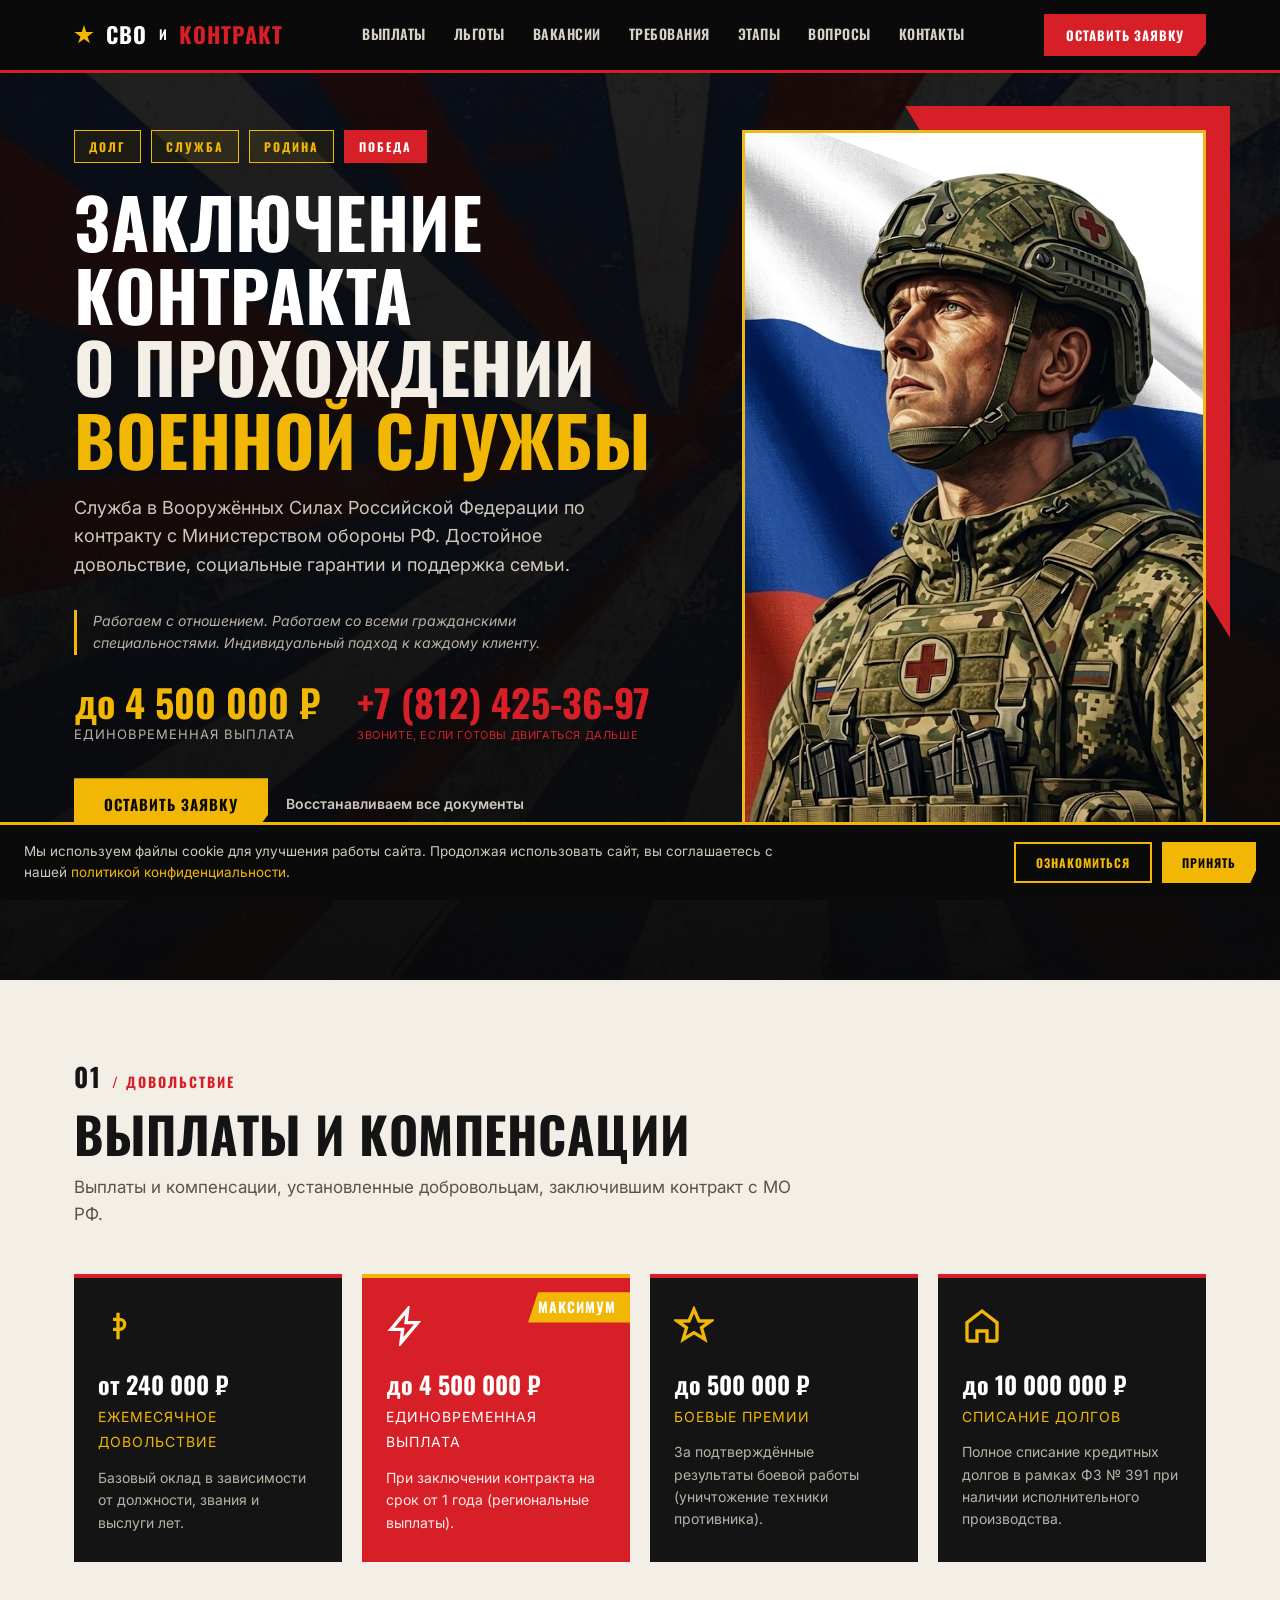
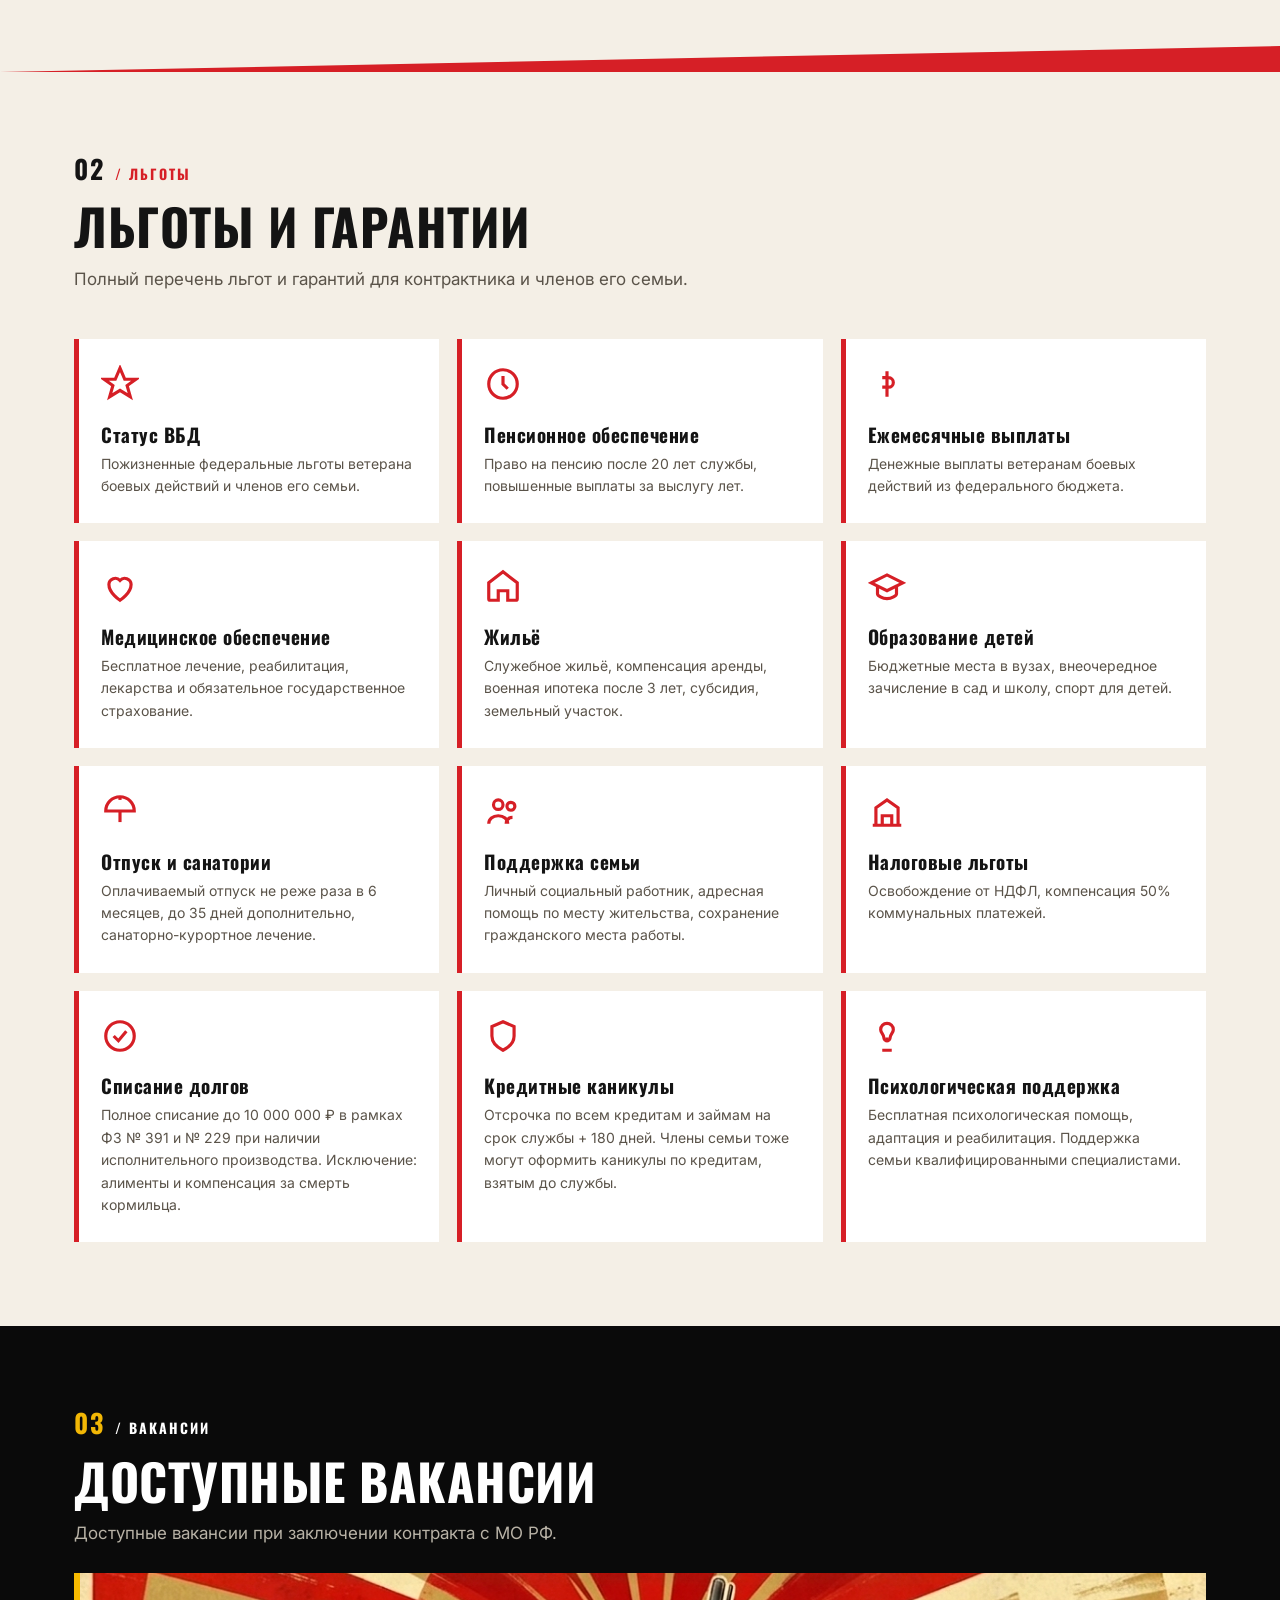
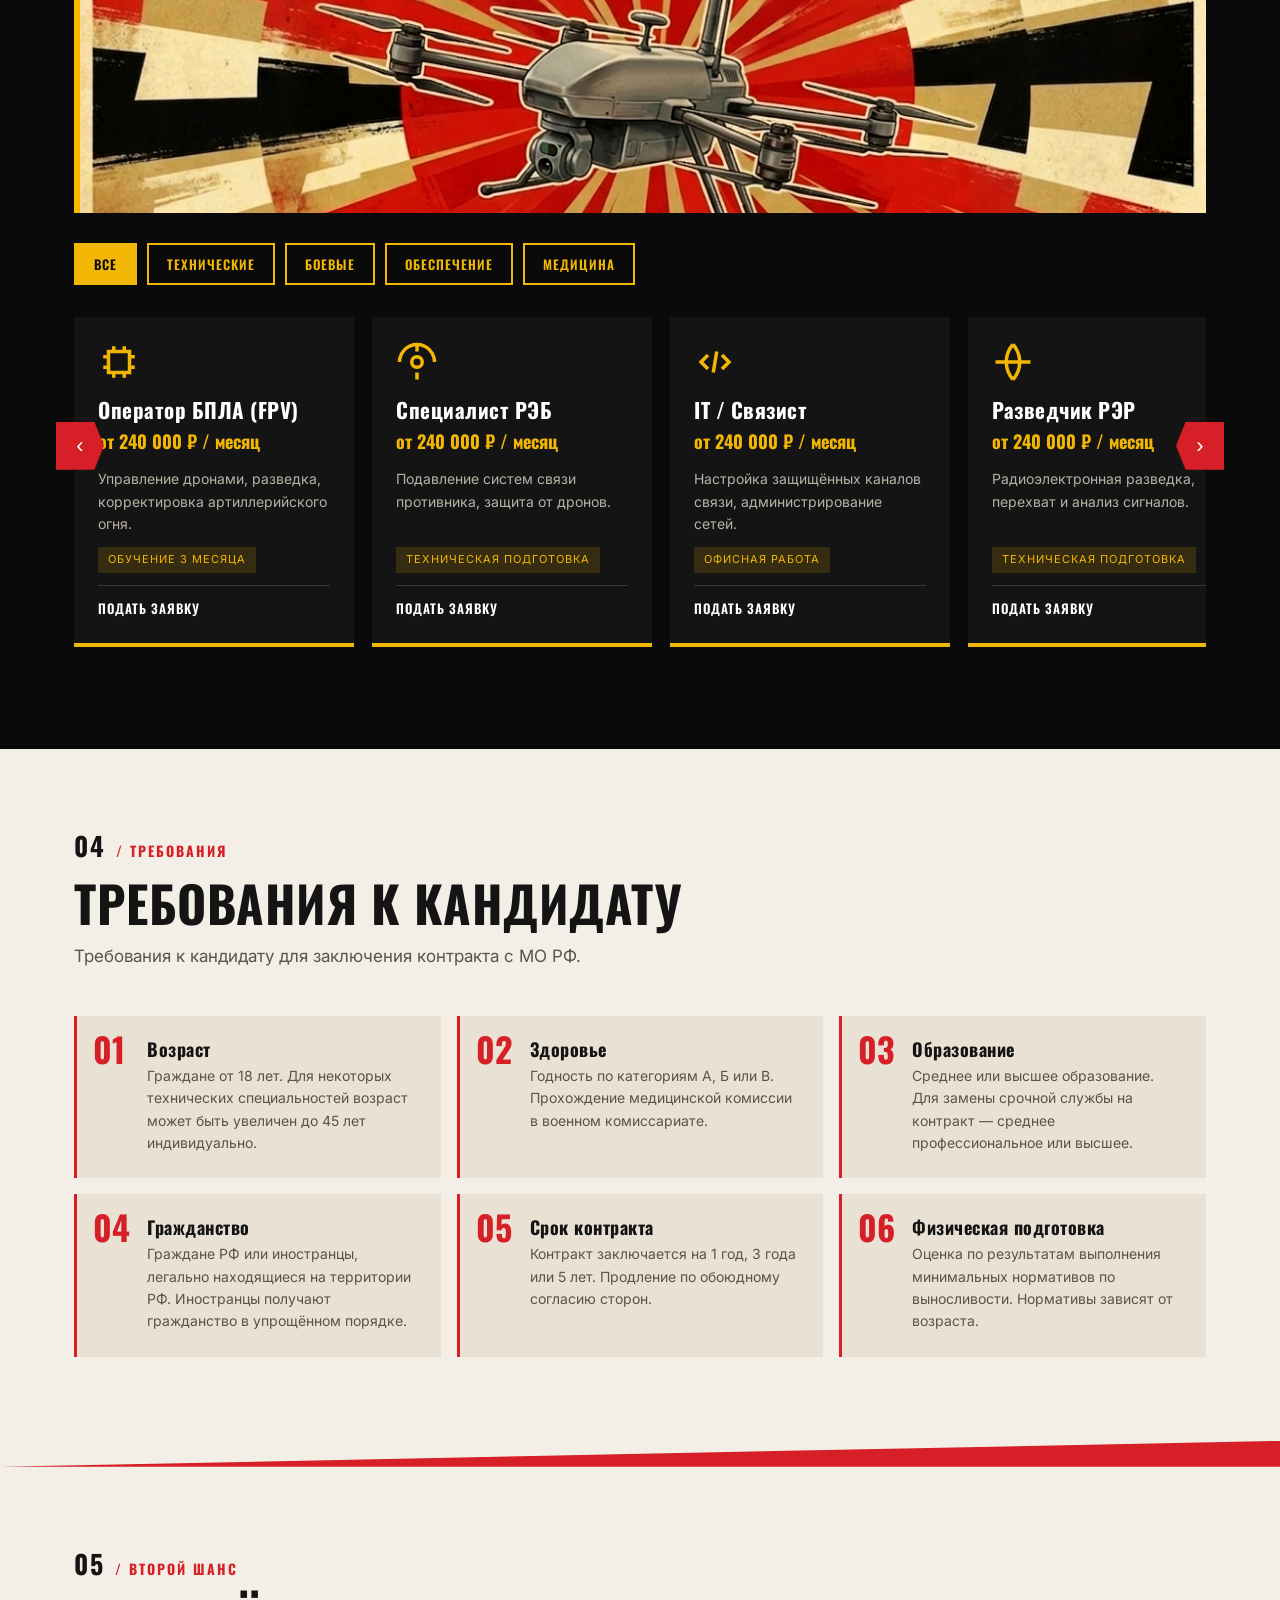
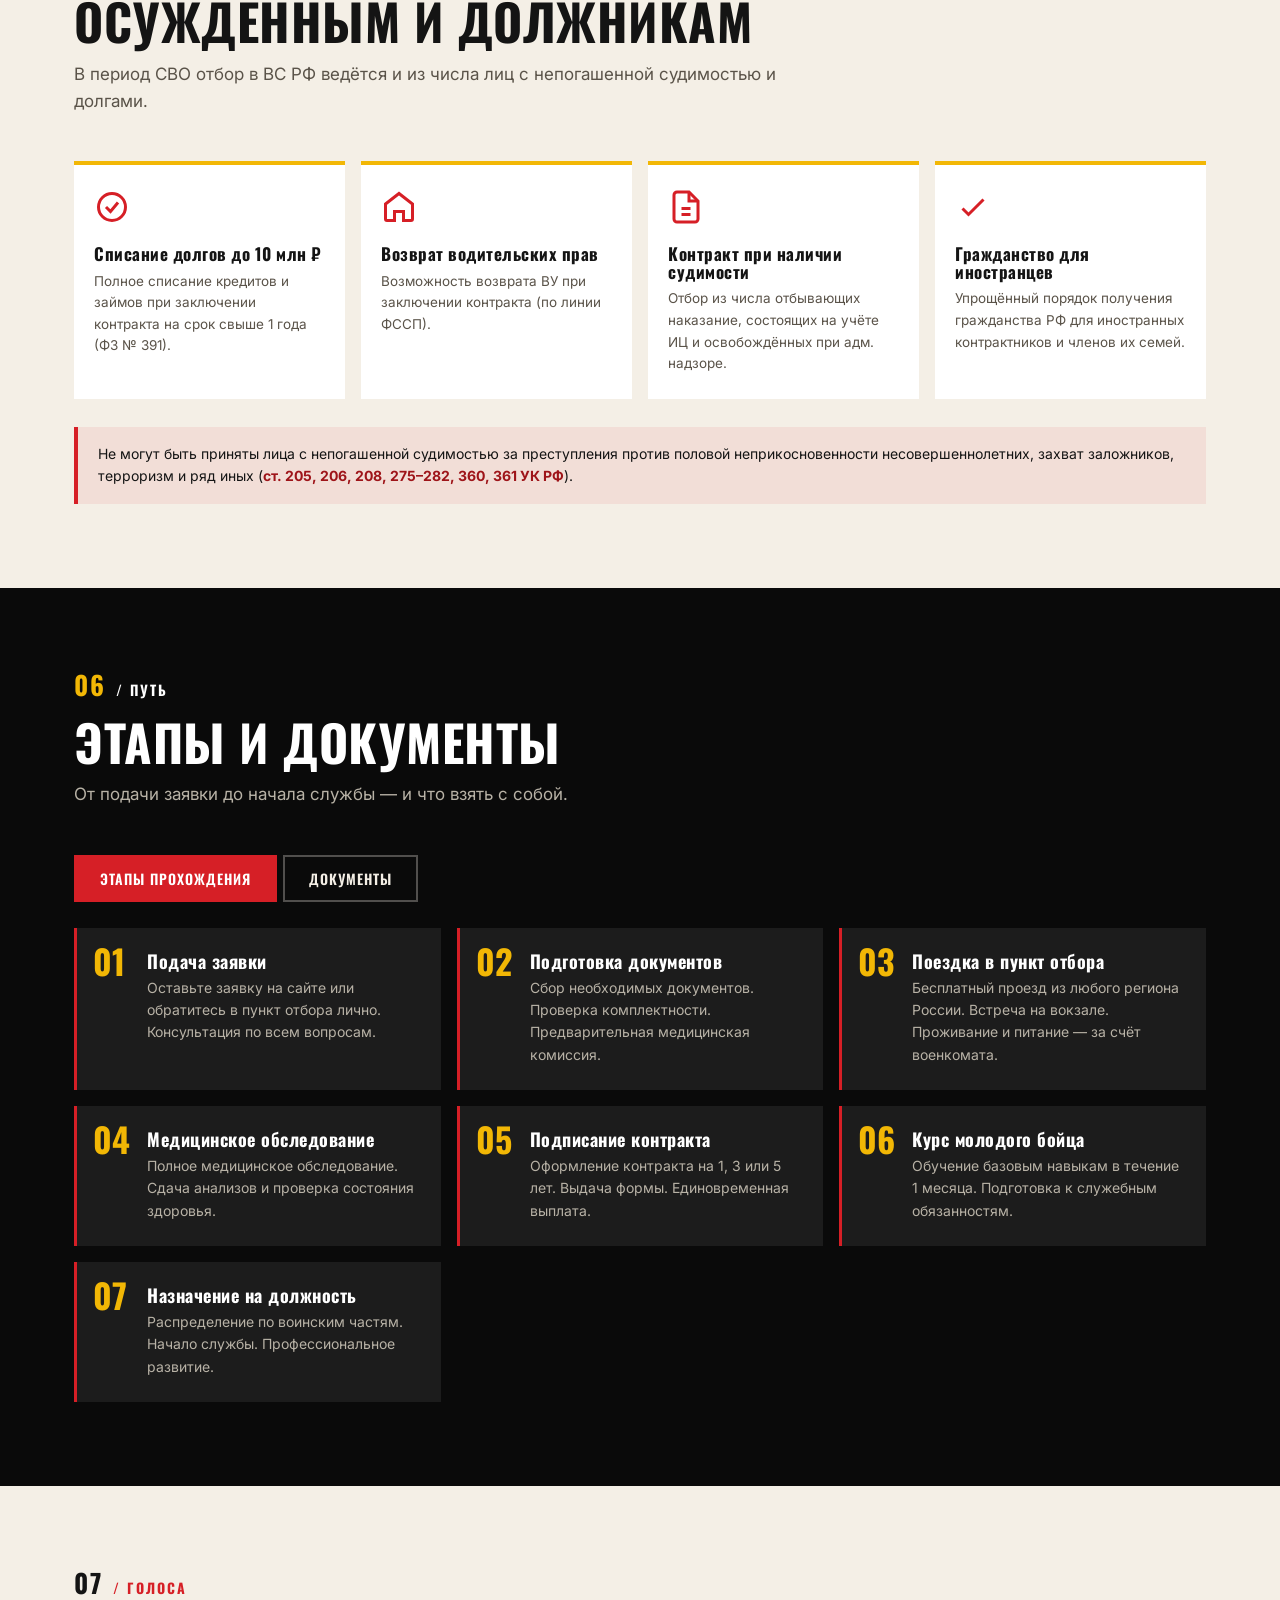
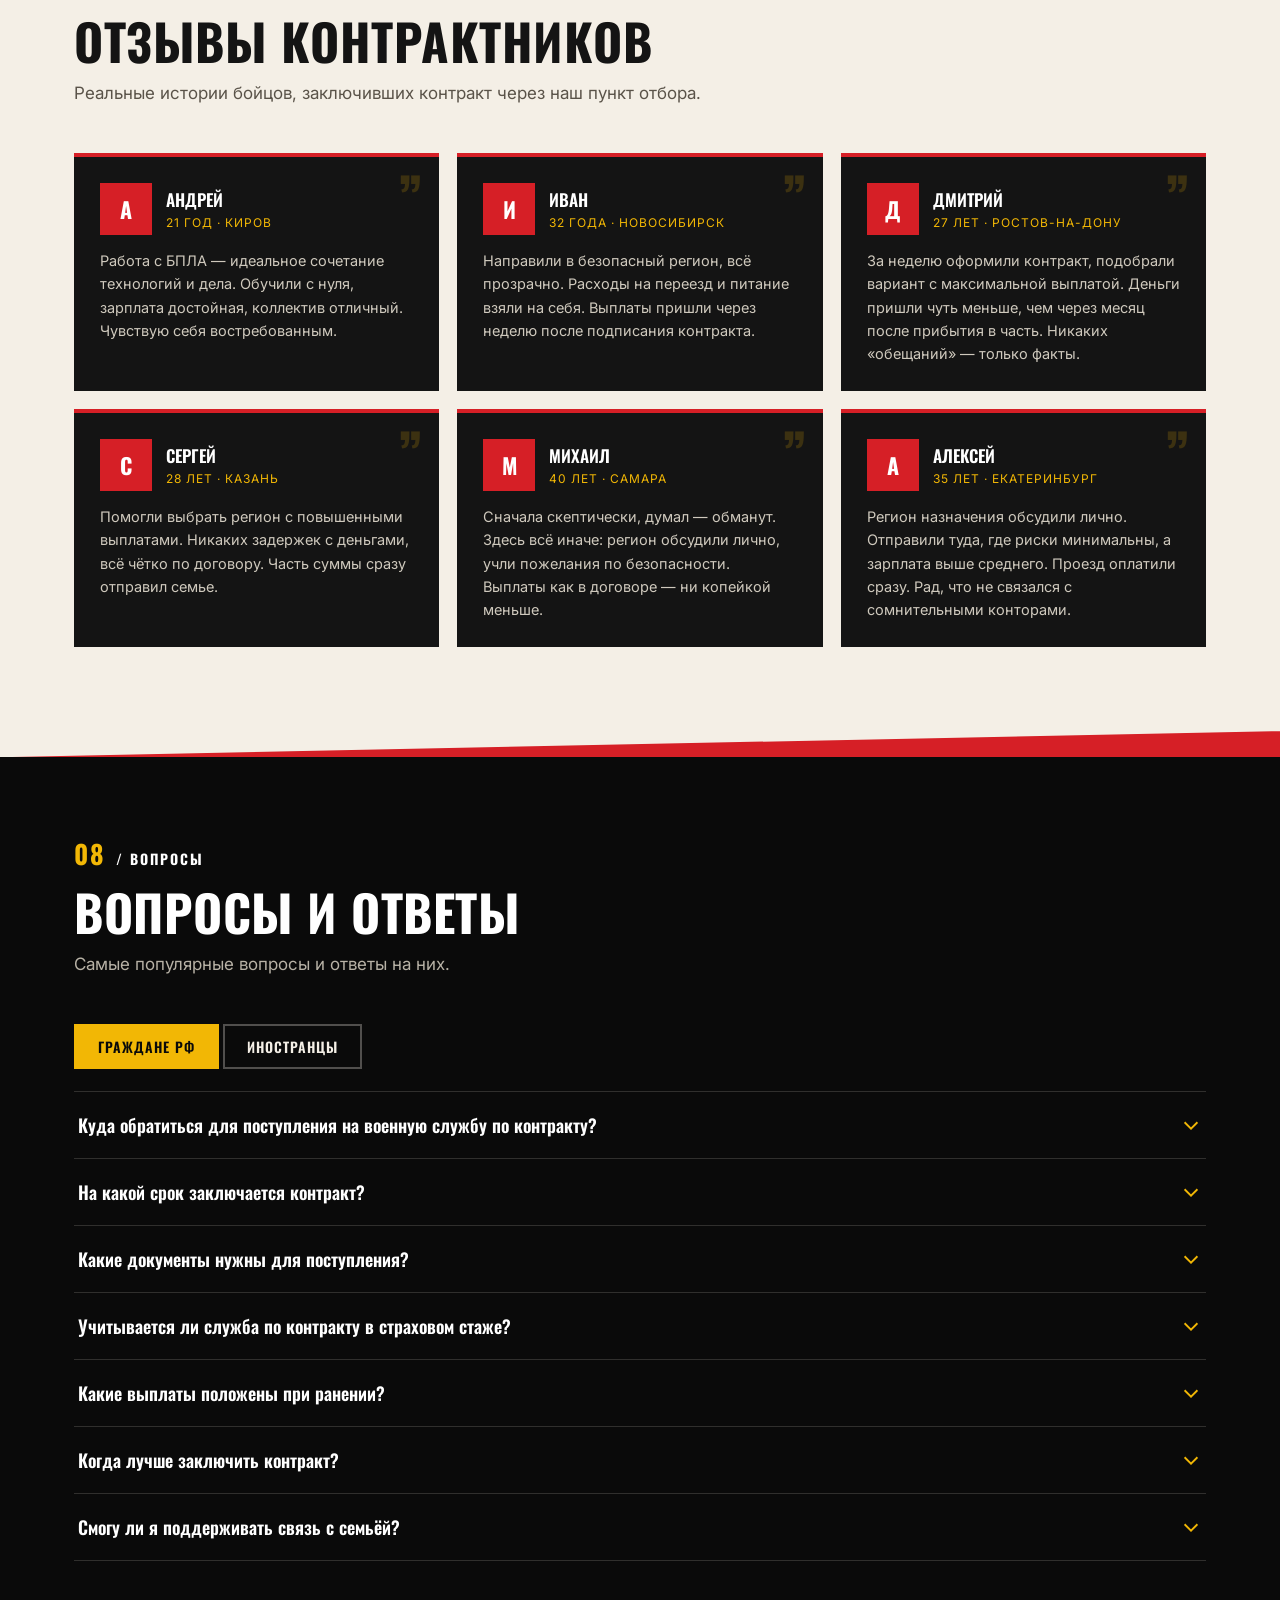
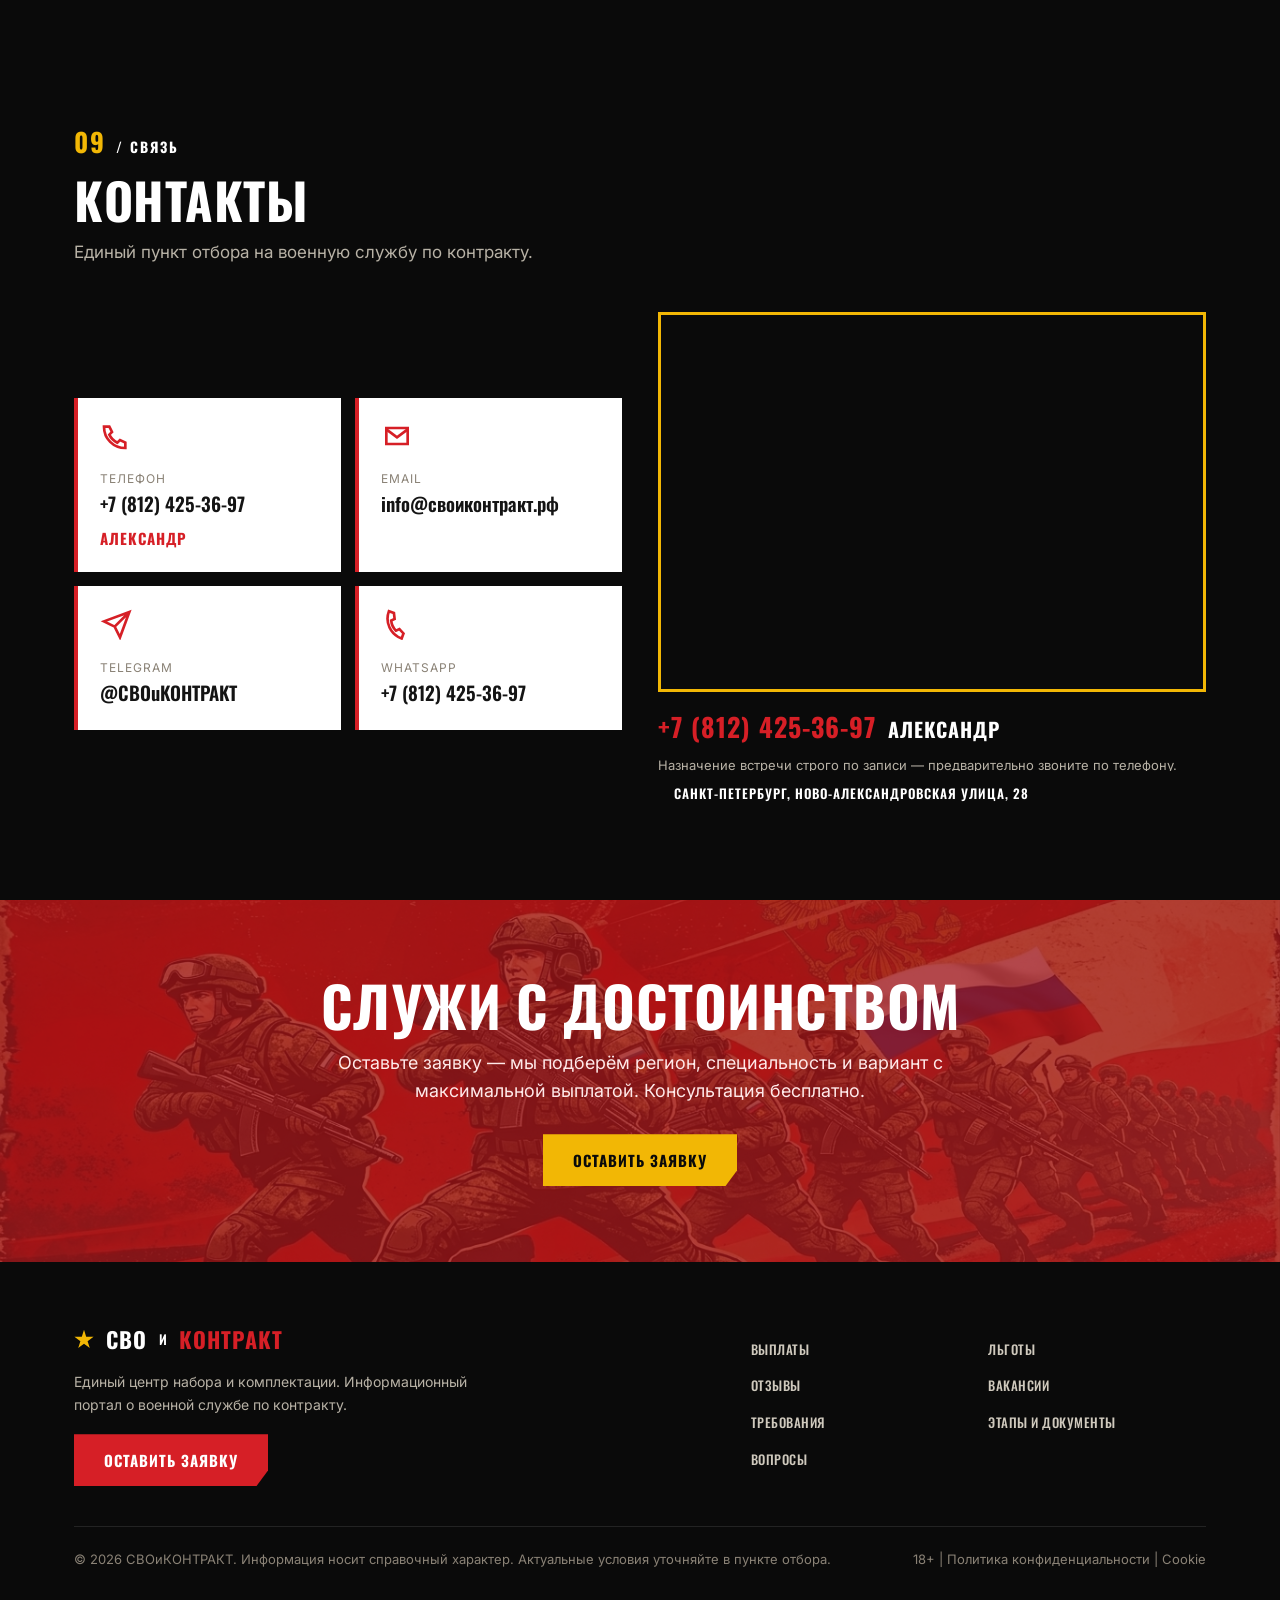
<file: index.html>
<!DOCTYPE html>
<html lang="ru">
<head>
  <meta charset="UTF-8">
  <meta name="viewport" content="width=device-width, initial-scale=1.0">
  <title>Служба по контракту — ВС РФ | Единый пункт отбора</title>
  <meta name="description" content="Заключение контракта с МО РФ. Единовременная выплата до 4 500 000 ₽, сумма выплат за первый год до 10 000 000 ₽. Единый пункт отбора: ул. Вокзальная, д. 22/2.">
  <meta name="keywords" content="служба по контракту, ВС РФ, контрактник, вакансии, выплаты, единовременная выплата, БПЛА, пункт отбора, СВО">
  <meta name="author" content="СВОиКОНТРАКТ">
  <meta name="robots" content="index, follow, max-image-preview:large">
  <meta name="theme-color" content="#d61f26">
  <meta name="format-detection" content="telephone=no">
  <link rel="canonical" href="https://своиконтракт.рф/">

  <!-- Open Graph -->
  <meta property="og:type" content="website">
  <meta property="og:locale" content="ru_RU">
  <meta property="og:site_name" content="СВОиКОНТРАКТ">
  <meta property="og:title" content="Служба по контракту — ВС РФ | Единый пункт отбора">
  <meta property="og:description" content="Единовременная выплата до 4 500 000 ₽. Сумма выплат за первый год до 10 000 000 ₽. Вакансии, льготы, этапы оформления.">
  <meta property="og:url" content="https://своиконтракт.рф/">
  <meta property="og:image" content="https://своиконтракт.рф/assets/images/hero-soldier.png">
  <meta property="og:image:width" content="1024">
  <meta property="og:image:height" content="1280">
  <meta property="og:image:alt" content="Военнослужащий ВС РФ">

  <!-- Twitter -->
  <meta name="twitter:card" content="summary_large_image">
  <meta name="twitter:title" content="Служба по контракту — ВС РФ | Единый пункт отбора">
  <meta name="twitter:description" content="Единовременная выплата до 4 500 000 ₽. Вакансии, льготы, этапы оформления контракта.">
  <meta name="twitter:image" content="https://своиконтракт.рф/assets/images/hero-soldier.png">

  <!-- Favicon -->
  <link rel="icon" href="data:image/svg+xml,%3Csvg xmlns='http://www.w3.org/2000/svg' viewBox='0 0 32 32'%3E%3Crect width='32' height='32' fill='%230a0a0a'/%3E%3Cpath d='M16 5l2.5 7H26l-6 4.5 2.3 7.5L16 20l-6.3 4 2.3-7.5L6 12h7.5z' fill='%23f2b705'/%3E%3C/svg%3E">

  <link rel="preconnect" href="https://fonts.googleapis.com">
  <link rel="preconnect" href="https://fonts.gstatic.com" crossorigin>
  <link href="https://fonts.googleapis.com/css2?family=Oswald:wght@400;500;600;700&family=Inter:wght@400;500;600;700&display=swap" rel="stylesheet">
  <link rel="stylesheet" href="css/style.css">

  <!-- Structured data -->
  <script type="application/ld+json">
  {
    "@context": "https://schema.org",
    "@type": "Organization",
    "name": "СВОиКОНТРАКТ",
    "url": "https://своиконтракт.рф/",
    "description": "Единый пункт отбора на военную службу по контракту ВС РФ.",
    "logo": "https://своиконтракт.рф/assets/images/hero-soldier.png",
    "address": {
      "@type": "PostalAddress",
      "streetAddress": "Ново-Александровская улица, 28, Санкт-Петербург",
      "addressCountry": "RU"
    },
    "contactPoint": [
      { "@type": "ContactPoint", "telephone": "+7-812-425-36-97", "contactType": "sales", "availableLanguage": "Russian" },
      { "@type": "ContactPoint", "email": "info@своиконтракт.рф", "contactType": "customer support", "availableLanguage": "Russian" }
    ]
  }
  </script>
  <script type="application/ld+json">
  {
    "@context": "https://schema.org",
    "@type": "WebSite",
    "name": "СВОиКОНТРАКТ",
    "url": "https://своиконтракт.рф/",
    "inLanguage": "ru"
  }
  </script>
</head>
<body>

  <!-- ============ HEADER ============ -->
  <header class="site-header">
    <div class="container header-inner">
      <a href="#top" class="brand"><span class="star"></span>СВО<span class="brand-i">и</span><span class="accent">КОНТРАКТ</span></a>
      <nav>
        <ul class="nav-links" id="navLinks">
          <li><a href="#payments">Выплаты</a></li>
          <li><a href="#benefits">Льготы</a></li>
          <li><a href="#vacancies">Вакансии</a></li>
          <li><a href="#requirements">Требования</a></li>
          <li><a href="#stages">Этапы</a></li>
          <li><a href="#faq">Вопросы</a></li>
          <li><a href="#contacts">Контакты</a></li>
        </ul>
      </nav>
      <div class="header-cta">
        <button class="btn apply-trigger">Оставить заявку</button>
        <button class="nav-toggle" id="navToggle" aria-label="Меню"><span></span><span></span><span></span></button>
      </div>
    </div>
  </header>

  <!-- ============ HERO ============ -->
  <section class="hero" id="top">
    <div class="hero-bg"></div>
    <div class="container hero-grid">
      <div class="hero-content">
        <div class="hero-badges">
          <span class="badge">Долг</span>
          <span class="badge">Служба</span>
          <span class="badge">Родина</span>
          <span class="badge badge--solid">Победа</span>
        </div>
        <h1>Заключение контракта<br><span class="wh nowrap">о прохождении</span> <span class="accent nowrap">военной службы</span></h1>
        <p class="hero-sub">Служба в Вооружённых Силах Российской Федерации по контракту с Министерством обороны РФ. Достойное довольствие, социальные гарантии и поддержка семьи.</p>
        <p class="hero-tagline">Работаем с отношением. Работаем со всеми гражданскими специальностями. Индивидуальный подход к каждому клиенту.</p>
        <div class="hero-stats">
          <div class="hero-stat"><b>до 4 500 000 ₽</b><span>Единовременная выплата</span></div>
          <div class="hero-stat hero-stat--phone"><b><a href="tel:+78124253697">+7 (812) 425-36-97</a></b><span>Звоните, если готовы двигаться дальше</span></div>
        </div>
        <div class="hero-cta-row">
          <button class="btn btn-gold apply-trigger">Оставить заявку</button>
          <span class="hero-cta-note">Восстанавливаем все документы</span>
        </div>
        <p class="hero-note">Консультация, проезд, проживание, питание, медкомиссия бесплатно. Личное сопровождение.</p>
      </div>
      <div class="hero-figure">
        <img src="assets/images/hero-soldier.png" alt="Военнослужащий ВС РФ">
      </div>
    </div>
  </section>

  <!-- ============ PAYMENTS ============ -->
  <section class="section" id="payments">
    <div class="container">
      <div class="section-head reveal">
        <span class="sec-mark"><b>01</b> / Довольствие</span>
        <h2 class="section-title">Выплаты и компенсации</h2>
        <p class="section-sub">Выплаты и компенсации, установленные добровольцам, заключившим контракт с МО РФ.</p>
      </div>
      <div class="pay-grid reveal">
        <div class="pay-card">
          <svg class="pay-icon" viewBox="0 0 24 24" fill="none" stroke="currentColor" stroke-width="2"><path d="M12 4v16M9 8h4a3 3 0 010 6H9"/></svg>
          <b>от 240 000 ₽</b><span>Ежемесячное довольствие</span>
          <p>Базовый оклад в зависимости от должности, звания и выслуги лет.</p>
        </div>
        <div class="pay-card pay-card--hl">
          <span class="pay-badge">Максимум</span>
          <svg class="pay-icon" viewBox="0 0 24 24" fill="none" stroke="currentColor" stroke-width="2"><path d="M13 2L3 14h7l-1 8 10-12h-7l1-8z"/></svg>
          <b>до 4 500 000 ₽</b><span>Единовременная выплата</span>
          <p>При заключении контракта на срок от 1 года (региональные выплаты).</p>
        </div>
        <div class="pay-card">
          <svg class="pay-icon" viewBox="0 0 24 24" fill="none" stroke="currentColor" stroke-width="2"><path d="M12 2l3 7h7l-5.5 4 2 7L12 16l-6.5 4 2-7L2 9h7z"/></svg>
          <b>до 500 000 ₽</b><span>Боевые премии</span>
          <p>За подтверждённые результаты боевой работы (уничтожение техники противника).</p>
        </div>
        <div class="pay-card">
          <svg class="pay-icon" viewBox="0 0 24 24" fill="none" stroke="currentColor" stroke-width="2"><path d="M3 10l9-7 9 7v10a1 1 0 01-1 1h-5v-6H9v6H4a1 1 0 01-1-1z"/></svg>
          <b>до 10 000 000 ₽</b><span>Списание долгов</span>
          <p>Полное списание кредитных долгов в рамках ФЗ № 391 при наличии исполнительного производства.</p>
        </div>
      </div>
    </div>
  </section>

  <div class="diag-divider"></div>

  <!-- ============ BENEFITS ============ -->
  <section class="section" id="benefits">
    <div class="container">
      <div class="section-head reveal">
        <span class="sec-mark"><b>02</b> / Льготы</span>
        <h2 class="section-title">Льготы и гарантии</h2>
        <p class="section-sub">Полный перечень льгот и гарантий для контрактника и членов его семьи.</p>
      </div>
      <div class="ben-grid reveal">
        <div class="ben-card"><svg class="ben-icon" viewBox="0 0 24 24" fill="none" stroke="currentColor" stroke-width="2"><path d="M12 2l3 7h7l-5.5 4 2 7L12 16l-6.5 4 2-7L2 9h7z"/></svg><h4>Статус ВБД</h4><p>Пожизненные федеральные льготы ветерана боевых действий и членов его семьи.</p></div>
        <div class="ben-card"><svg class="ben-icon" viewBox="0 0 24 24" fill="none" stroke="currentColor" stroke-width="2"><circle cx="12" cy="12" r="9"/><path d="M12 7v5l3 3"/></svg><h4>Пенсионное обеспечение</h4><p>Право на пенсию после 20 лет службы, повышенные выплаты за выслугу лет.</p></div>
        <div class="ben-card"><svg class="ben-icon" viewBox="0 0 24 24" fill="none" stroke="currentColor" stroke-width="2"><path d="M12 4v16M9 8h4a3 3 0 010 6H9"/></svg><h4>Ежемесячные выплаты</h4><p>Денежные выплаты ветеранам боевых действий из федерального бюджета.</p></div>
        <div class="ben-card"><svg class="ben-icon" viewBox="0 0 24 24" fill="none" stroke="currentColor" stroke-width="2"><path d="M12 21s-7-4.5-7-10a4 4 0 017-2.5A4 4 0 0119 11c0 5.5-7 10-7 10z"/></svg><h4>Медицинское обеспечение</h4><p>Бесплатное лечение, реабилитация, лекарства и обязательное государственное страхование.</p></div>
        <div class="ben-card"><svg class="ben-icon" viewBox="0 0 24 24" fill="none" stroke="currentColor" stroke-width="2"><path d="M3 10l9-7 9 7v10a1 1 0 01-1 1h-5v-6H9v6H4a1 1 0 01-1-1z"/></svg><h4>Жильё</h4><p>Служебное жильё, компенсация аренды, военная ипотека после 3 лет, субсидия, земельный участок.</p></div>
        <div class="ben-card"><svg class="ben-icon" viewBox="0 0 24 24" fill="none" stroke="currentColor" stroke-width="2"><path d="M22 10L12 5 2 10l10 5 10-5z"/><path d="M6 12v5c0 1 3 3 6 3s6-2 6-3v-5"/></svg><h4>Образование детей</h4><p>Бюджетные места в вузах, внеочередное зачисление в сад и школу, спорт для детей.</p></div>
        <div class="ben-card"><svg class="ben-icon" viewBox="0 0 24 24" fill="none" stroke="currentColor" stroke-width="2"><path d="M3 12a9 9 0 0118 0z"/><path d="M12 12v7"/><path d="M12 3v2"/></svg><h4>Отпуск и санатории</h4><p>Оплачиваемый отпуск не реже раза в 6 месяцев, до 35 дней дополнительно, санаторно-курортное лечение.</p></div>
        <div class="ben-card"><svg class="ben-icon" viewBox="0 0 24 24" fill="none" stroke="currentColor" stroke-width="2"><circle cx="9" cy="8" r="3"/><circle cx="17" cy="9" r="2.5"/><path d="M3 20c0-3 2.5-5 6-5s6 2 6 5M14 20c0-2 1.5-4 4-4"/></svg><h4>Поддержка семьи</h4><p>Личный социальный работник, адресная помощь по месту жительства, сохранение гражданского места работы.</p></div>
        <div class="ben-card"><svg class="ben-icon" viewBox="0 0 24 24" fill="none" stroke="currentColor" stroke-width="2"><path d="M3 21h18M5 21V10l7-5 7 5v11M9 21v-6h6v6"/></svg><h4>Налоговые льготы</h4><p>Освобождение от НДФЛ, компенсация 50% коммунальных платежей.</p></div>
        <div class="ben-card"><svg class="ben-icon" viewBox="0 0 24 24" fill="none" stroke="currentColor" stroke-width="2"><circle cx="12" cy="12" r="9"/><path d="M8 12l3 3 5-6"/></svg><h4>Списание долгов</h4><p>Полное списание до 10 000 000 ₽ в рамках ФЗ № 391 и № 229 при наличии исполнительного производства. Исключение: алименты и компенсация за смерть кормильца.</p></div>
        <div class="ben-card"><svg class="ben-icon" viewBox="0 0 24 24" fill="none" stroke="currentColor" stroke-width="2"><path d="M12 3l7 3v6c0 4-3 7-7 9-4-2-7-5-7-9V6z"/></svg><h4>Кредитные каникулы</h4><p>Отсрочка по всем кредитам и займам на срок службы + 180 дней. Члены семьи тоже могут оформить каникулы по кредитам, взятым до службы.</p></div>
        <div class="ben-card"><svg class="ben-icon" viewBox="0 0 24 24" fill="none" stroke="currentColor" stroke-width="2"><path d="M12 4a4 4 0 014 4c0 2-2 3-2 5a2 2 0 11-4 0c0-2-2-3-2-5a4 4 0 014-4z"/><path d="M12 13v3M9 21h6"/></svg><h4>Психологическая поддержка</h4><p>Бесплатная психологическая помощь, адаптация и реабилитация. Поддержка семьи квалифицированными специалистами.</p></div>
      </div>
    </div>
  </section>

  <!-- ============ VACANCIES ============ -->
  <section class="section section--dark" id="vacancies">
    <div class="container">
      <div class="section-head reveal">
        <span class="sec-mark"><b>03</b> / Вакансии</span>
        <h2 class="section-title">Доступные вакансии</h2>
        <p class="section-sub">Доступные вакансии при заключении контракта с МО РФ.</p>
      </div>
      <div class="vac-media reveal"><img src="assets/images/unit-bpla.png" alt="Оператор БПЛА и расчёт"></div>
      <div class="filter-row reveal" id="filterRow">
        <button class="filter-btn active" data-filter="all">Все</button>
        <button class="filter-btn" data-filter="tech">Технические</button>
        <button class="filter-btn" data-filter="combat">Боевые</button>
        <button class="filter-btn" data-filter="support">Обеспечение</button>
        <button class="filter-btn" data-filter="medical">Медицина</button>
      </div>
      <div class="vac-wrapper reveal">
        <button class="carousel-btn carousel-prev" id="carouselPrev" aria-label="Назад">‹</button>
        <div class="vac-carousel" id="vacanciesCarousel">
          <article class="vac-card" data-cat="tech"><svg class="vac-icon" viewBox="0 0 24 24" fill="none" stroke="currentColor" stroke-width="2"><rect x="6" y="6" width="12" height="12"/><path d="M9 3v3M15 3v3M9 18v3M15 18v3M3 9h3M3 15h3M18 9h3M18 15h3"/></svg><h4>Оператор БПЛА (FPV)</h4><div class="vac-salary">от 240 000 ₽ / месяц</div><p>Управление дронами, разведка, корректировка артиллерийского огня.</p><span class="vac-tag">Обучение 3 месяца</span><span class="apply-link apply-trigger" data-specialty="uav">Подать заявку</span></article>
          <article class="vac-card" data-cat="tech"><svg class="vac-icon" viewBox="0 0 24 24" fill="none" stroke="currentColor" stroke-width="2"><circle cx="12" cy="12" r="3"/><path d="M2 12a10 10 0 0120 0M22 12a10 10 0 00-20 0M12 2v4M12 18v4"/></svg><h4>Специалист РЭБ</h4><div class="vac-salary">от 240 000 ₽ / месяц</div><p>Подавление систем связи противника, защита от дронов.</p><span class="vac-tag">Техническая подготовка</span><span class="apply-link apply-trigger" data-specialty="reb">Подать заявку</span></article>
          <article class="vac-card" data-cat="tech"><svg class="vac-icon" viewBox="0 0 24 24" fill="none" stroke="currentColor" stroke-width="2"><path d="M8 8l-4 4 4 4M16 8l4 4-4 4M13 6l-2 12"/></svg><h4>IT / Связист</h4><div class="vac-salary">от 240 000 ₽ / месяц</div><p>Настройка защищённых каналов связи, администрирование сетей.</p><span class="vac-tag">Офисная работа</span><span class="apply-link apply-trigger" data-specialty="it">Подать заявку</span></article>
          <article class="vac-card" data-cat="tech"><svg class="vac-icon" viewBox="0 0 24 24" fill="none" stroke="currentColor" stroke-width="2"><path d="M2 12h20M12 2a15 15 0 010 20M12 2a15 15 0 000 20"/></svg><h4>Разведчик РЭР</h4><div class="vac-salary">от 240 000 ₽ / месяц</div><p>Радиоэлектронная разведка, перехват и анализ сигналов.</p><span class="vac-tag">Техническая подготовка</span><span class="apply-link apply-trigger" data-specialty="rer">Подать заявку</span></article>
          <article class="vac-card" data-cat="tech"><svg class="vac-icon" viewBox="0 0 24 24" fill="none" stroke="currentColor" stroke-width="2"><path d="M3 14h18v3a1.5 1.5 0 01-1.5 1.5H4.5A1.5 1.5 0 013 17z"/><path d="M7 14v-3a3 3 0 016 0v3"/><path d="M13 11.5h8"/><path d="M5 18.5h14"/></svg><h4>Танкист (наводчик-оператор)</h4><div class="vac-salary">от 240 000 ₽ / месяц</div><p>Управление и ведение огня из танка, наведение вооружения.</p><span class="vac-tag">Боевая техника</span><span class="apply-link apply-trigger" data-specialty="tank">Подать заявку</span></article>
          <article class="vac-card" data-cat="tech"><svg class="vac-icon" viewBox="0 0 24 24" fill="none" stroke="currentColor" stroke-width="2"><circle cx="12" cy="12" r="9"/><circle cx="12" cy="12" r="3.5"/><path d="M12 2v4M12 18v4M2 12h4M18 12h4"/></svg><h4>Оператор ПТРК</h4><div class="vac-salary">от 240 000 ₽ / месяц</div><p>Работа с противотанковыми ракетными комплексами.</p><span class="vac-tag">Высокая точность</span><span class="apply-link apply-trigger" data-specialty="ptrk">Подать заявку</span></article>
          <article class="vac-card" data-cat="tech"><svg class="vac-icon" viewBox="0 0 24 24" fill="none" stroke="currentColor" stroke-width="2"><path d="M12 3l8 3v6c0 5-3.5 8-8 9-4.5-1-8-4-8-9V6z"/></svg><h4>Специалист РХБЗ</h4><div class="vac-salary">от 240 000 ₽ / месяц</div><p>Радиационная, химическая и биологическая защита войск.</p><span class="vac-tag">Специальная подготовка</span><span class="apply-link apply-trigger" data-specialty="rhbz">Подать заявку</span></article>
          <article class="vac-card" data-cat="combat"><svg class="vac-icon" viewBox="0 0 24 24" fill="none" stroke="currentColor" stroke-width="2"><circle cx="12" cy="12" r="9"/><circle cx="12" cy="12" r="3.5"/></svg><h4>Стрелок-штурмовик</h4><div class="vac-salary">от 240 000 ₽ / месяц</div><p>Выполнение боевых задач в составе штурмовых групп.</p><span class="vac-tag">Боевая подготовка</span><span class="apply-link apply-trigger" data-specialty="assault">Подать заявку</span></article>
          <article class="vac-card" data-cat="combat"><svg class="vac-icon" viewBox="0 0 24 24" fill="none" stroke="currentColor" stroke-width="2"><circle cx="12" cy="12" r="9"/><circle cx="12" cy="12" r="3.5"/><path d="M12 3v3M12 18v3"/></svg><h4>Снайпер</h4><div class="vac-salary">от 240 000 ₽ / месяц</div><p>Точечная борьба с живой силой и техникой противника.</p><span class="vac-tag">Высокая точность</span><span class="apply-link apply-trigger" data-specialty="sniper">Подать заявку</span></article>
          <article class="vac-card" data-cat="combat"><svg class="vac-icon" viewBox="0 0 24 24" fill="none" stroke="currentColor" stroke-width="2"><circle cx="12" cy="12" r="9"/><circle cx="12" cy="12" r="3.5"/><path d="M12 3v3M12 18v3M3 12h3M18 12h3"/></svg><h4>Артиллерист</h4><div class="vac-salary">от 240 000 ₽ / месяц</div><p>Расчёт данных для стрельбы, наведение артиллерийских систем.</p><span class="vac-tag">Математические навыки</span><span class="apply-link apply-trigger" data-specialty="artillery">Подать заявку</span></article>
          <article class="vac-card" data-cat="combat"><svg class="vac-icon" viewBox="0 0 24 24" fill="none" stroke="currentColor" stroke-width="2"><path d="M12 2l3 7v9a2 2 0 01-2 2h-2a2 2 0 01-2-2V9z"/><path d="M9 18l-3 3M15 18l3 3"/><path d="M9 12h6"/></svg><h4>Гранатомётчик</h4><div class="vac-salary">от 240 000 ₽ / месяц</div><p>Поражение живой силы и техники из гранатомётов.</p><span class="vac-tag">Боевая подготовка</span><span class="apply-link apply-trigger" data-specialty="grenade">Подать заявку</span></article>
          <article class="vac-card" data-cat="combat"><svg class="vac-icon" viewBox="0 0 24 24" fill="none" stroke="currentColor" stroke-width="2"><path d="M3 8l9-3 9 3-9 3z"/><path d="M3 8v8l9 3 9-3V8"/></svg><h4>Пулемётчик</h4><div class="vac-salary">от 240 000 ₽ / месяц</div><p>Поддержка огнём, удержание рубежей, уничтожение целей.</p><span class="vac-tag">Боевая подготовка</span><span class="apply-link apply-trigger" data-specialty="mg">Подать заявку</span></article>
          <article class="vac-card" data-cat="combat"><svg class="vac-icon" viewBox="0 0 24 24" fill="none" stroke="currentColor" stroke-width="2"><circle cx="11" cy="11" r="7"/><path d="M21 21l-4-4"/></svg><h4>Разведчик</h4><div class="vac-salary">от 240 000 ₽ / месяц</div><p>Скрытое наблюдение, поиск и обнаружение противника.</p><span class="vac-tag">Спецподготовка</span><span class="apply-link apply-trigger" data-specialty="recon">Подать заявку</span></article>
          <article class="vac-card" data-cat="combat"><svg class="vac-icon" viewBox="0 0 24 24" fill="none" stroke="currentColor" stroke-width="2"><path d="M12 2a7 7 0 00-7 7c0 4 3 7 7 13 4-6 7-9 7-13a7 7 0 00-7-7z"/><path d="M9 9l2 2 4-4"/></svg><h4>Десантник (ВДВ)</h4><div class="vac-salary">от 240 000 ₽ / месяц</div><p>Десантирование, захват и удержание ключевых рубежей.</p><span class="vac-tag">Прыжки с парашютом</span><span class="apply-link apply-trigger" data-specialty="vdv">Подать заявку</span></article>
          <article class="vac-card" data-cat="combat"><svg class="vac-icon" viewBox="0 0 24 24" fill="none" stroke="currentColor" stroke-width="2"><circle cx="12" cy="12" r="9"/><circle cx="12" cy="12" r="3.5"/><path d="M3 12h3M18 12h3"/></svg><h4>Стрелок</h4><div class="vac-salary">от 240 000 ₽ / месяц</div><p>Охрана, патрулирование и выполнение задач по назначению.</p><span class="vac-tag">Боевая подготовка</span><span class="apply-link apply-trigger" data-specialty="shooter">Подать заявку</span></article>
          <article class="vac-card" data-cat="support"><svg class="vac-icon" viewBox="0 0 24 24" fill="none" stroke="currentColor" stroke-width="2"><circle cx="7.5" cy="7.5" r="3.4"/><circle cx="7.5" cy="7.5" r="1.6"/><path d="M9.6 9.6 20 20"/></svg><h4>Механик-водитель</h4><div class="vac-salary">от 240 000 ₽ / месяц</div><p>Управление и обслуживание бронетехники (танки, БМП, БТР).</p><span class="vac-tag">Категории C, D, E</span><span class="apply-link apply-trigger" data-specialty="mechanic">Подать заявку</span></article>
          <article class="vac-card" data-cat="support"><svg class="vac-icon" viewBox="0 0 24 24" fill="none" stroke="currentColor" stroke-width="2"><circle cx="12" cy="12" r="9"/><circle cx="12" cy="12" r="2.5"/><path d="M12 9.5V3.5M10.4 13.6 5 17M13.6 13.6 19 17"/></svg><h4>Водитель</h4><div class="vac-salary">от 240 000 ₽ / месяц</div><p>Перевозка личного состава, боеприпасов, МТС.</p><span class="vac-tag">Категория C, E</span><span class="apply-link apply-trigger" data-specialty="driver">Подать заявку</span></article>
          <article class="vac-card" data-cat="support"><svg class="vac-icon" viewBox="0 0 24 24" fill="none" stroke="currentColor" stroke-width="2"><path d="M4 10h16v7a2 2 0 01-2 2H6a2 2 0 01-2-2z"/><path d="M2 10h20"/><path d="M4 12.5c-1.4.2-2 1-2 1.8"/><path d="M20 12.5c1.4.2 2 1 2 1.8"/></svg><h4>Повар</h4><div class="vac-salary">от 240 000 ₽ / месяц</div><p>Организация питания для военнослужащих.</p><span class="vac-tag">Профессиональное обучение</span><span class="apply-link apply-trigger" data-specialty="cook">Подать заявку</span></article>
          <article class="vac-card" data-cat="support"><svg class="vac-icon" viewBox="0 0 24 24" fill="none" stroke="currentColor" stroke-width="2"><path d="M12 3v18M5 8l7-5 7 5M5 8v8l7 5 7-5V8"/></svg><h4>Сапёр</h4><div class="vac-salary">от 240 000 ₽ / месяц</div><p>Инженерная разведка, минирование и разминирование.</p><span class="vac-tag">Спецподготовка</span><span class="apply-link apply-trigger" data-specialty="saper">Подать заявку</span></article>
          <article class="vac-card" data-cat="support"><svg class="vac-icon" viewBox="0 0 24 24" fill="none" stroke="currentColor" stroke-width="2"><path d="M12 2l3 7h7l-5.5 4 2 7L12 16l-6.5 4 2-7L2 9h7z"/></svg><h4>Стрелок-зенитчик (ПВО)</h4><div class="vac-salary">от 240 000 ₽ / месяц</div><p>Прикрытие войск от ударов с воздуха, работа с ЗРК.</p><span class="vac-tag">ПВО</span><span class="apply-link apply-trigger" data-specialty="pvo">Подать заявку</span></article>
          <article class="vac-card" data-cat="support"><svg class="vac-icon" viewBox="0 0 24 24" fill="none" stroke="currentColor" stroke-width="2"><path d="M3 5c0 9 7 16 16 16l0-4-4-2-2 2a12 12 0 01-6-6l2-2-2-4z"/></svg><h4>Радист-связист</h4><div class="vac-salary">от 240 000 ₽ / месяц</div><p>Обеспечение устойчивой связи подразделений в полевых условиях.</p><span class="vac-tag">Связь</span><span class="apply-link apply-trigger" data-specialty="radio">Подать заявку</span></article>
          <article class="vac-card" data-cat="support"><svg class="vac-icon" viewBox="0 0 24 24" fill="none" stroke="currentColor" stroke-width="2"><path d="M3 7l9-4 9 4-9 4z"/><path d="M3 7v10l9 4 9-4V7"/></svg><h4>Специалист МТО</h4><div class="vac-salary">от 240 000 ₽ / месяц</div><p>Материально-техническое обеспечение, снабжение, склад.</p><span class="vac-tag">Тыловая служба</span><span class="apply-link apply-trigger" data-specialty="mto">Подать заявку</span></article>
          <article class="vac-card" data-cat="support"><svg class="vac-icon" viewBox="0 0 24 24" fill="none" stroke="currentColor" stroke-width="2"><path d="M14 7a4 4 0 00-5 5l-6 6 3 3 6-6a4 4 0 005-5l-2 2-3-1-1-3z"/></svg><h4>Слесарь-ремонтник</h4><div class="vac-salary">от 240 000 ₽ / месяц</div><p>Ремонт и обслуживание вооружения и военной техники.</p><span class="vac-tag">Ремонт техники</span><span class="apply-link apply-trigger" data-specialty="repair">Подать заявку</span></article>
          <article class="vac-card" data-cat="medical"><svg class="vac-icon" viewBox="0 0 24 24" fill="none" stroke="currentColor" stroke-width="2"><path d="M3 12h4l2-5 4 10 2-5h6"/></svg><h4>Врач / Фельдшер</h4><div class="vac-salary">от 240 000 ₽ / месяц</div><p>Оказание первой помощи, медицинское сопровождение подразделений.</p><span class="vac-tag">Медицинское образование</span><span class="apply-link apply-trigger" data-specialty="doctor">Подать заявку</span></article>
          <article class="vac-card" data-cat="medical"><svg class="vac-icon" viewBox="0 0 24 24" fill="none" stroke="currentColor" stroke-width="2"><path d="M11 3l-8 11h6l-2 7 8-11h-6z"/></svg><h4>Санитарный инструктор</h4><div class="vac-salary">от 240 000 ₽ / месяц</div><p>Эвакуация раненых, первая помощь и сопровождение в бою.</p><span class="vac-tag">Медицина</span><span class="apply-link apply-trigger" data-specialty="saninstr">Подать заявку</span></article>

        </div>
        <button class="carousel-btn carousel-next" id="carouselNext" aria-label="Вперёд">›</button>
      </div>
    </div>
  </section>

  <!-- ============ REQUIREMENTS ============ -->
  <section class="section" id="requirements">
    <div class="container">
      <div class="section-head reveal">
        <span class="sec-mark"><b>04</b> / Требования</span>
        <h2 class="section-title">Требования к кандидату</h2>
        <p class="section-sub">Требования к кандидату для заключения контракта с МО РФ.</p>
      </div>
      <div class="num-grid reveal">
        <div class="num-card"><span class="num">01</span><h4>Возраст</h4><p>Граждане от 18 лет. Для некоторых технических специальностей возраст может быть увеличен до 45 лет индивидуально.</p></div>
        <div class="num-card"><span class="num">02</span><h4>Здоровье</h4><p>Годность по категориям А, Б или В. Прохождение медицинской комиссии в военном комиссариате.</p></div>
        <div class="num-card"><span class="num">03</span><h4>Образование</h4><p>Среднее или высшее образование. Для замены срочной службы на контракт — среднее профессиональное или высшее.</p></div>
        <div class="num-card"><span class="num">04</span><h4>Гражданство</h4><p>Граждане РФ или иностранцы, легально находящиеся на территории РФ. Иностранцы получают гражданство в упрощённом порядке.</p></div>
        <div class="num-card"><span class="num">05</span><h4>Срок контракта</h4><p>Контракт заключается на 1 год, 3 года или 5 лет. Продление по обоюдному согласию сторон.</p></div>
        <div class="num-card"><span class="num">06</span><h4>Физическая подготовка</h4><p>Оценка по результатам выполнения минимальных нормативов по выносливости. Нормативы зависят от возраста.</p></div>
      </div>
    </div>
  </section>

  <div class="diag-divider"></div>

  <!-- ============ CONVICTED ============ -->
  <section class="section" id="convicted">
    <div class="container">
      <div class="section-head reveal">
        <span class="sec-mark"><b>05</b> / Второй шанс</span>
        <h2 class="section-title">Осуждённым и должникам</h2>
        <p class="section-sub">В период СВО отбор в ВС РФ ведётся и из числа лиц с непогашенной судимостью и долгами.</p>
      </div>
      <div class="conv-grid reveal">
        <div class="conv-card"><svg class="conv-icon" viewBox="0 0 24 24" fill="none" stroke="currentColor" stroke-width="2"><circle cx="12" cy="12" r="9"/><path d="M8 12l3 3 5-6"/></svg><h4>Списание долгов до 10 млн ₽</h4><p>Полное списание кредитов и займов при заключении контракта на срок свыше 1 года (ФЗ № 391).</p></div>
        <div class="conv-card"><svg class="conv-icon" viewBox="0 0 24 24" fill="none" stroke="currentColor" stroke-width="2"><path d="M3 10l9-7 9 7v10a1 1 0 01-1 1h-5v-6H9v6H4a1 1 0 01-1-1z"/></svg><h4>Возврат водительских прав</h4><p>Возможность возврата ВУ при заключении контракта (по линии ФССП).</p></div>
        <div class="conv-card"><svg class="conv-icon" viewBox="0 0 24 24" fill="none" stroke="currentColor" stroke-width="2"><path d="M14 2H6a2 2 0 00-2 2v16a2 2 0 002 2h12a2 2 0 002-2V8l-6-6z"/><path d="M14 2v6h6M9 13h6M9 17h6"/></svg><h4>Контракт при наличии судимости</h4><p>Отбор из числа отбывающих наказание, состоящих на учёте ИЦ и освобождённых при адм. надзоре.</p></div>
        <div class="conv-card"><svg class="conv-icon" viewBox="0 0 24 24" fill="none" stroke="currentColor" stroke-width="2"><path d="M5 13l4 4L19 7"/></svg><h4>Гражданство для иностранцев</h4><p>Упрощённый порядок получения гражданства РФ для иностранных контрактников и членов их семей.</p></div>
      </div>
      <div class="conv-note reveal">Не могут быть приняты лица с непогашенной судимостью за преступления против половой неприкосновенности несовершеннолетних, захват заложников, терроризм и ряд иных (<b>ст. 205, 206, 208, 275–282, 360, 361 УК РФ</b>).</div>
    </div>
  </section>

  <!-- ============ ПУТЬ / ДОКУМЕНТЫ (tabs) ============ -->
  <section class="section section--dark" id="stages">
    <div class="container">
      <div class="section-head reveal">
        <span class="sec-mark"><b>06</b> / Путь</span>
        <h2 class="section-title">Этапы и документы</h2>
        <p class="section-sub">От подачи заявки до начала службы — и что взять с собой.</p>
      </div>
      <div class="tabs reveal" id="pathTabs">
        <button class="tab-btn active" data-tab="stages">Этапы прохождения</button>
        <button class="tab-btn" data-tab="docs">Документы</button>
      </div>
      <div id="pathPanels">
        <div class="tab-panel active" data-panel="stages">
          <div class="num-grid">
            <div class="num-card"><span class="num">01</span><h4>Подача заявки</h4><p>Оставьте заявку на сайте или обратитесь в пункт отбора лично. Консультация по всем вопросам.</p></div>
            <div class="num-card"><span class="num">02</span><h4>Подготовка документов</h4><p>Сбор необходимых документов. Проверка комплектности. Предварительная медицинская комиссия.</p></div>
            <div class="num-card"><span class="num">03</span><h4>Поездка в пункт отбора</h4><p>Бесплатный проезд из любого региона России. Встреча на вокзале. Проживание и питание — за счёт военкомата.</p></div>
            <div class="num-card"><span class="num">04</span><h4>Медицинское обследование</h4><p>Полное медицинское обследование. Сдача анализов и проверка состояния здоровья.</p></div>
            <div class="num-card"><span class="num">05</span><h4>Подписание контракта</h4><p>Оформление контракта на 1, 3 или 5 лет. Выдача формы. Единовременная выплата.</p></div>
            <div class="num-card"><span class="num">06</span><h4>Курс молодого бойца</h4><p>Обучение базовым навыкам в течение 1 месяца. Подготовка к служебным обязанностям.</p></div>
            <div class="num-card"><span class="num">07</span><h4>Назначение на должность</h4><p>Распределение по воинским частям. Начало службы. Профессиональное развитие.</p></div>
          </div>
        </div>
        <div class="tab-panel" data-panel="docs">
          <div class="doc-list">
            <div class="doc-item"><svg class="doc-check" viewBox="0 0 24 24" fill="none" stroke="currentColor" stroke-width="2"><path d="M5 13l4 4L19 7"/></svg><div><div class="doc-title">Паспорт</div><div class="doc-desc">Гражданский паспорт РФ (или документ для иностранцев).</div></div></div>
            <div class="doc-item"><svg class="doc-check" viewBox="0 0 24 24" fill="none" stroke="currentColor" stroke-width="2"><path d="M5 13l4 4L19 7"/></svg><div><div class="doc-title">Военный билет</div><div class="doc-desc">Военный билет или приписное свидетельство (для иностранцев — при наличии).</div></div></div>
            <div class="doc-item"><svg class="doc-check" viewBox="0 0 24 24" fill="none" stroke="currentColor" stroke-width="2"><path d="M5 13l4 4L19 7"/></svg><div><div class="doc-title">Фотографии</div><div class="doc-desc">Фотография 9×12 см и две фотографии 4×6 см (матовые).</div></div></div>
            <div class="doc-item"><svg class="doc-check" viewBox="0 0 24 24" fill="none" stroke="currentColor" stroke-width="2"><path d="M5 13l4 4L19 7"/></svg><div><div class="doc-title">СНИЛС и ИНН</div><div class="doc-desc">Справка из банка о реквизитах, СНИЛС, ИНН.</div></div></div>
          </div>
        </div>
      </div>
    </div>
  </section>

  <!-- ============ REVIEWS ============ -->
  <section class="section" id="reviews">
    <div class="container">
      <div class="section-head reveal">
        <span class="sec-mark"><b>07</b> / Голоса</span>
        <h2 class="section-title">Отзывы контрактников</h2>
        <p class="section-sub">Реальные истории бойцов, заключивших контракт через наш пункт отбора.</p>
      </div>
      <div class="rev-grid reveal">
        <div class="rev-card"><span class="rev-quote">”</span><div class="rev-head"><span class="rev-avatar">А</span><div><div class="rev-name">Андрей</div><div class="rev-meta">21 год · Киров</div></div></div><p>Работа с БПЛА — идеальное сочетание технологий и дела. Обучили с нуля, зарплата достойная, коллектив отличный. Чувствую себя востребованным.</p></div>
        <div class="rev-card"><span class="rev-quote">”</span><div class="rev-head"><span class="rev-avatar">И</span><div><div class="rev-name">Иван</div><div class="rev-meta">32 года · Новосибирск</div></div></div><p>Направили в безопасный регион, всё прозрачно. Расходы на переезд и питание взяли на себя. Выплаты пришли через неделю после подписания контракта.</p></div>
        <div class="rev-card"><span class="rev-quote">”</span><div class="rev-head"><span class="rev-avatar">Д</span><div><div class="rev-name">Дмитрий</div><div class="rev-meta">27 лет · Ростов-на-Дону</div></div></div><p>За неделю оформили контракт, подобрали вариант с максимальной выплатой. Деньги пришли чуть меньше, чем через месяц после прибытия в часть. Никаких «обещаний» — только факты.</p></div>
        <div class="rev-card"><span class="rev-quote">”</span><div class="rev-head"><span class="rev-avatar">С</span><div><div class="rev-name">Сергей</div><div class="rev-meta">28 лет · Казань</div></div></div><p>Помогли выбрать регион с повышенными выплатами. Никаких задержек с деньгами, всё чётко по договору. Часть суммы сразу отправил семье.</p></div>
        <div class="rev-card"><span class="rev-quote">”</span><div class="rev-head"><span class="rev-avatar">М</span><div><div class="rev-name">Михаил</div><div class="rev-meta">40 лет · Самара</div></div></div><p>Сначала скептически, думал — обманут. Здесь всё иначе: регион обсудили лично, учли пожелания по безопасности. Выплаты как в договоре — ни копейкой меньше.</p></div>
        <div class="rev-card"><span class="rev-quote">”</span><div class="rev-head"><span class="rev-avatar">А</span><div><div class="rev-name">Алексей</div><div class="rev-meta">35 лет · Екатеринбург</div></div></div><p>Регион назначения обсудили лично. Отправили туда, где риски минимальны, а зарплата выше среднего. Проезд оплатили сразу. Рад, что не связался с сомнительными конторами.</p></div>
      </div>
    </div>
  </section>

  <div class="diag-divider"></div>

  <!-- ============ FAQ ============ -->
  <section class="section section--dark" id="faq">
    <div class="container">
      <div class="section-head reveal">
        <span class="sec-mark"><b>08</b> / Вопросы</span>
        <h2 class="section-title">Вопросы и ответы</h2>
        <p class="section-sub">Самые популярные вопросы и ответы на них.</p>
      </div>
      <div class="faq-tabs reveal">
        <button class="faq-tab active" data-tab="citizens">Граждане РФ</button>
        <button class="faq-tab" data-tab="foreigners">Иностранцы</button>
      </div>
      <div class="faq-panel active" id="citizens">
        <div class="faq-item"><button class="faq-question" aria-expanded="false"><span>Куда обратиться для поступления на военную службу по контракту?</span><svg class="faq-icon" viewBox="0 0 24 24" fill="none" stroke="currentColor" stroke-width="2"><path d="M19 9l-7 7-7-7"/></svg></button><div class="faq-answer"><p>Обратитесь в единый пункт отбора на военную службу по контракту. Также можно подать заявку онлайн на этой странице.</p></div></div>
        <div class="faq-item"><button class="faq-question" aria-expanded="false"><span>На какой срок заключается контракт?</span><svg class="faq-icon" viewBox="0 0 24 24" fill="none" stroke="currentColor" stroke-width="2"><path d="M19 9l-7 7-7-7"/></svg></button><div class="faq-answer"><p>Контракт заключается на один год, три года или пять лет.</p></div></div>
        <div class="faq-item"><button class="faq-question" aria-expanded="false"><span>Какие документы нужны для поступления?</span><svg class="faq-icon" viewBox="0 0 24 24" fill="none" stroke="currentColor" stroke-width="2"><path d="M19 9l-7 7-7-7"/></svg></button><div class="faq-answer"><p>1. Паспорт. 2. Военный билет. 3. Документ об образовании. 4. Фотографии 9×12 и 4×6. 5. Копии свидетельств о браке и рождении детей (при наличии).</p></div></div>
        <div class="faq-item"><button class="faq-question" aria-expanded="false"><span>Учитывается ли служба по контракту в страховом стаже?</span><svg class="faq-icon" viewBox="0 0 24 24" fill="none" stroke="currentColor" stroke-width="2"><path d="M19 9l-7 7-7-7"/></svg></button><div class="faq-answer"><p>Период участия в СВО засчитывается в страховой стаж в двойном размере (день за два).</p></div></div>
        <div class="faq-item"><button class="faq-question" aria-expanded="false"><span>Какие выплаты положены при ранении?</span><svg class="faq-icon" viewBox="0 0 24 24" fill="none" stroke="currentColor" stroke-width="2"><path d="M19 9l-7 7-7-7"/></svg></button><div class="faq-answer"><p>При первом ранении полагается 500 000 ₽. к первой выплате (для г. СПб).</p></div></div>
        <div class="faq-item"><button class="faq-question" aria-expanded="false"><span>Когда лучше заключить контракт?</span><svg class="faq-icon" viewBox="0 0 24 24" fill="none" stroke="currentColor" stroke-width="2"><path d="M19 9l-7 7-7-7"/></svg></button><div class="faq-answer"><p>Лучшее время — сразу после принятия решения. Чем раньше заявка, тем быстрее оформление.</p></div></div>
        <div class="faq-item"><button class="faq-question" aria-expanded="false"><span>Смогу ли я поддерживать связь с семьёй?</span><svg class="faq-icon" viewBox="0 0 24 24" fill="none" stroke="currentColor" stroke-width="2"><path d="M19 9l-7 7-7-7"/></svg></button><div class="faq-answer"><p>Да, связь с семьёй поддерживается регулярно. Доступ к телефону и интернету по внутреннему распорядку части.</p></div></div>
      </div>
      <div class="faq-panel" id="foreigners">
        <div class="faq-item"><button class="faq-question" aria-expanded="false"><span>Может ли иностранец заключить контракт?</span><svg class="faq-icon" viewBox="0 0 24 24" fill="none" stroke="currentColor" stroke-width="2"><path d="M19 9l-7 7-7-7"/></svg></button><div class="faq-answer"><p>Да, иностранец может заключить контракт, находясь на территории РФ на законном основании. После контракта — право на упрощённое гражданство РФ.</p></div></div>
        <div class="faq-item"><button class="faq-question" aria-expanded="false"><span>Какие выплаты для иностранцев?</span><svg class="faq-icon" viewBox="0 0 24 24" fill="none" stroke="currentColor" stroke-width="2"><path d="M19 9l-7 7-7-7"/></svg></button><div class="faq-answer"><p>Финансовое обеспечение и региональные подъёмные выплачиваются в том же объёме, что и гражданам России. Единовременная выплата — от 195 000 ₽.</p></div></div>
        <div class="faq-item"><button class="faq-question" aria-expanded="false"><span>Получат ли члены семьи иностранца гражданство?</span><svg class="faq-icon" viewBox="0 0 24 24" fill="none" stroke="currentColor" stroke-width="2"><path d="M19 9l-7 7-7-7"/></svg></button><div class="faq-answer"><p>Да, члены семьи иностранных контрактников также получают право на оформление гражданства РФ в упрощённом порядке.</p></div></div>
        <div class="faq-item"><button class="faq-question" aria-expanded="false"><span>Какие требования к иностранцам?</span><svg class="faq-icon" viewBox="0 0 24 24" fill="none" stroke="currentColor" stroke-width="2"><path d="M19 9l-7 7-7-7"/></svg></button><div class="faq-answer"><p>Возраст от 18 лет. Годность по здоровью. Наличие миграционной карты. Подробности — в пункте отбора.</p></div></div>
      </div>
    </div>
  </section>

  <!-- ============ CONTACTS ============ -->
  <section class="section section--dark" id="contacts">
    <div class="container">
      <div class="section-head reveal">
        <span class="sec-mark"><b>09</b> / Связь</span>
        <h2 class="section-title">Контакты</h2>
        <p class="section-sub">Единый пункт отбора на военную службу по контракту.</p>
      </div>
      <div class="cont-grid reveal">
        <div class="cont-cards">
          <div class="cont-card"><svg class="cont-icon" viewBox="0 0 24 24" fill="none" stroke="currentColor" stroke-width="2"><path d="M3 5c0 9 7 16 16 16l0-4-4-2-2 2a12 12 0 01-6-6l2-2-2-4z"/></svg><div class="cont-label">Телефон</div><a class="cont-value" href="tel:+78124253697">+7 (812) 425-36-97</a><div class="cont-person">Александр</div></div>
          <div class="cont-card"><svg class="cont-icon" viewBox="0 0 24 24" fill="none" stroke="currentColor" stroke-width="2"><path d="M4 6h16v12H4z"/><path d="M4 7l8 6 8-6"/></svg><div class="cont-label">Email</div><a class="cont-value" href="mailto:info@своиконтракт.рф">info@своиконтракт.рф</a></div>
          <div class="cont-card"><svg class="cont-icon" viewBox="0 0 24 24" fill="none" stroke="currentColor" stroke-width="2"><path d="M22 3L11 14M22 3l-7 19-4-8-8-4 19-7z"/></svg><div class="cont-label">Telegram</div><a class="cont-value" href="https://t.me/cboukohtpakt" target="_blank" rel="noopener noreferrer">@CBOuKOHTPAKT</a></div>
          <div class="cont-card"><svg class="cont-icon" viewBox="0 0 24 24" fill="none" stroke="currentColor" stroke-width="2"><path d="M3 5c0 9 7 16 16 16l0-4-4-2-2 2a12 12 0 01-6-6l2-2-2-4z" transform="rotate(20 12 12)"/></svg><div class="cont-label">WhatsApp</div><a class="cont-value" href="https://wa.me/78124253697" target="_blank" rel="noopener noreferrer">+7 (812) 425-36-97</a></div>
        </div>
        <div class="cont-map">
          <iframe class="map-frame" src="https://yandex.ru/map-widget/v1/?ll=30.460164%2C59.865221&z=15&pt=30.460164%2C59.865221" loading="lazy" allowfullscreen title="Пункт отбора · Санкт-Петербург, Ново-Александровская улица, 28"></iframe>
          <div class="map-address">Санкт-Петербург, Ново-Александровская улица, 28</div>
          <div class="map-contact">
            <div class="map-phone-row">
              <a class="map-phone" href="tel:+78124253697">+7 (812) 425-36-97</a>
              <span class="map-name">Александр</span>
            </div>
            <div class="map-note">Назначение встречи строго по записи — предварительно звоните по телефону.</div>
          </div>
          <a class="map-link" href="https://yandex.ru/maps/?ll=30.460164%2C59.865221&z=15" target="_blank" rel="noopener noreferrer">Открыть в Яндекс.Картах →</a>
        </div>
      </div>
    </div>
  </section>

  <!-- ============ CTA BANNER ============ -->
  <section class="cta">
    <div class="cta-inner">
      <h2>Служи с достоинством</h2>
      <p>Оставьте заявку — мы подберём регион, специальность и вариант с максимальной выплатой. Консультация бесплатно.</p>
      <button class="btn btn-gold apply-trigger">Оставить заявку</button>
    </div>
  </section>

  <!-- ============ FOOTER ============ -->
  <footer class="site-footer">
    <div class="container">
      <div class="footer-top">
        <div>
          <div class="footer-brand"><span class="star"></span>СВО<span class="brand-i">и</span><span class="accent">КОНТРАКТ</span></div>
          <p class="footer-desc">Единый центр набора и комплектации. Информационный портал о военной службе по контракту.</p>
          <button class="btn apply-trigger" style="margin-top:18px">Оставить заявку</button>
        </div>
        <div class="footer-links">
          <a href="#payments">Выплаты</a>
          <a href="#benefits">Льготы</a>
          <a href="#reviews">Отзывы</a>
          <a href="#vacancies">Вакансии</a>
          <a href="#requirements">Требования</a>
          <a href="#stages">Этапы и документы</a>
          <a href="#faq">Вопросы</a>
        </div>
      </div>
      <div class="footer-bottom">
        <span>© 2026 СВОиКОНТРАКТ. Информация носит справочный характер. Актуальные условия уточняйте в пункте отбора.</span>
        <span><a href="cookie-policy.html">18+ | Политика конфиденциальности | Cookie</a></span>
      </div>
    </div>
  </footer>

  <!-- ============ MODAL ============ -->
  <div class="modal-overlay" id="applyModal">
    <div class="modal">
      <button class="modal-close" id="modalClose" aria-label="Закрыть">×</button>
      <h3 class="modal-title">Оставить заявку</h3>
      <form id="modalForm" novalidate>
        <div class="form-group">
          <label class="form-label" for="fName">Имя</label>
          <input class="form-input" type="text" id="fName" name="name" placeholder="Имя" autocomplete="name" required>
        </div>
        <div class="form-group">
          <label class="form-label" for="fPhone">Телефон</label>
          <input class="form-input" type="tel" id="fPhone" name="phone" placeholder="Телефон" autocomplete="tel" inputmode="tel" required>
        </div>
        <div class="form-group">
          <label class="form-label" for="fCity">Город</label>
          <input class="form-input" type="text" id="fCity" name="city" placeholder="Город" autocomplete="address-level2">
        </div>
        <div class="form-group">
          <label class="form-label" for="fEmail">E-mail</label>
          <input class="form-input" type="email" id="fEmail" name="email" placeholder="E-mail" autocomplete="email">
        </div>
        <div class="form-group">
          <label class="form-label" for="fSpec">Специальность</label>
          <select class="form-select" id="fSpec" name="specialty">
            <option value="">Выберите специальность</option>
            <option value="uav">Оператор БПЛА (FPV)</option>
            <option value="reb">Специалист РЭБ</option>
            <option value="it">IT / Связист</option>
            <option value="rer">Разведчик РЭР</option>
            <option value="tank">Танкист (наводчик-оператор)</option>
            <option value="ptrk">Оператор ПТРК</option>
            <option value="rhbz">Специалист РХБЗ</option>
            <option value="assault">Стрелок-штурмовик</option>
            <option value="sniper">Снайпер</option>
            <option value="artillery">Артиллерист</option>
            <option value="grenade">Гранатомётчик</option>
            <option value="mg">Пулемётчик</option>
            <option value="recon">Разведчик</option>
            <option value="vdv">Десантник (ВДВ)</option>
            <option value="shooter">Стрелок</option>
            <option value="mechanic">Механик-водитель</option>
            <option value="driver">Водитель</option>
            <option value="cook">Повар</option>
            <option value="saper">Сапёр</option>
            <option value="pvo">Стрелок-зенитчик (ПВО)</option>
            <option value="radio">Радист-связист</option>
            <option value="mto">Специалист МТО</option>
            <option value="repair">Слесарь-ремонтник</option>
            <option value="doctor">Врач / Фельдшер</option>
            <option value="saninstr">Санитарный инструктор</option>
          </select>
        </div>
        <div class="checkbox-group">
          <input type="checkbox" id="fConsent" name="consent" required>
          <label for="fConsent">Я согласен на обработку персональных данных в соответствии с ФЗ № 152.</label>
        </div>
        <button type="submit" id="fSubmit" class="btn btn-block">Отправить заявку</button>
        <p class="form-error" id="formError">Не удалось отправить. Позвоните нам: +7 (812) 425-36-97</p>
      </form>
      <div class="form-success" id="formSuccess">
        <span class="form-success-icon">
          <svg viewBox="0 0 52 52" aria-hidden="true"><path d="M14 27l8 8 16-18" fill="none" stroke="currentColor" stroke-width="5" stroke-linecap="round" stroke-linejoin="round"/></svg>
        </span>
        <h3 class="form-success-title">Заявка отправлена</h3>
        <p class="form-success-text">Спасибо! Наш специалист свяжется с вами в ближайшее время и поможет с оформлением.</p>
      </div>
    </div>
  </div>

  <!-- ============ COOKIE ============ -->
  <div class="cookie-banner" id="cookieBanner">
    <p>Мы используем файлы cookie для улучшения работы сайта. Продолжая использовать сайт, вы соглашаетесь с нашей <a href="cookie-policy.html">политикой конфиденциальности</a>.</p>
    <div class="cookie-actions">
      <button class="btn btn-ghost" id="cookieRead">Ознакомиться</button>
      <button class="btn btn-gold" id="cookieAccept">Принять</button>
    </div>
  </div>

  <script src="js/site.js"></script>
</body>
</html>
</file>
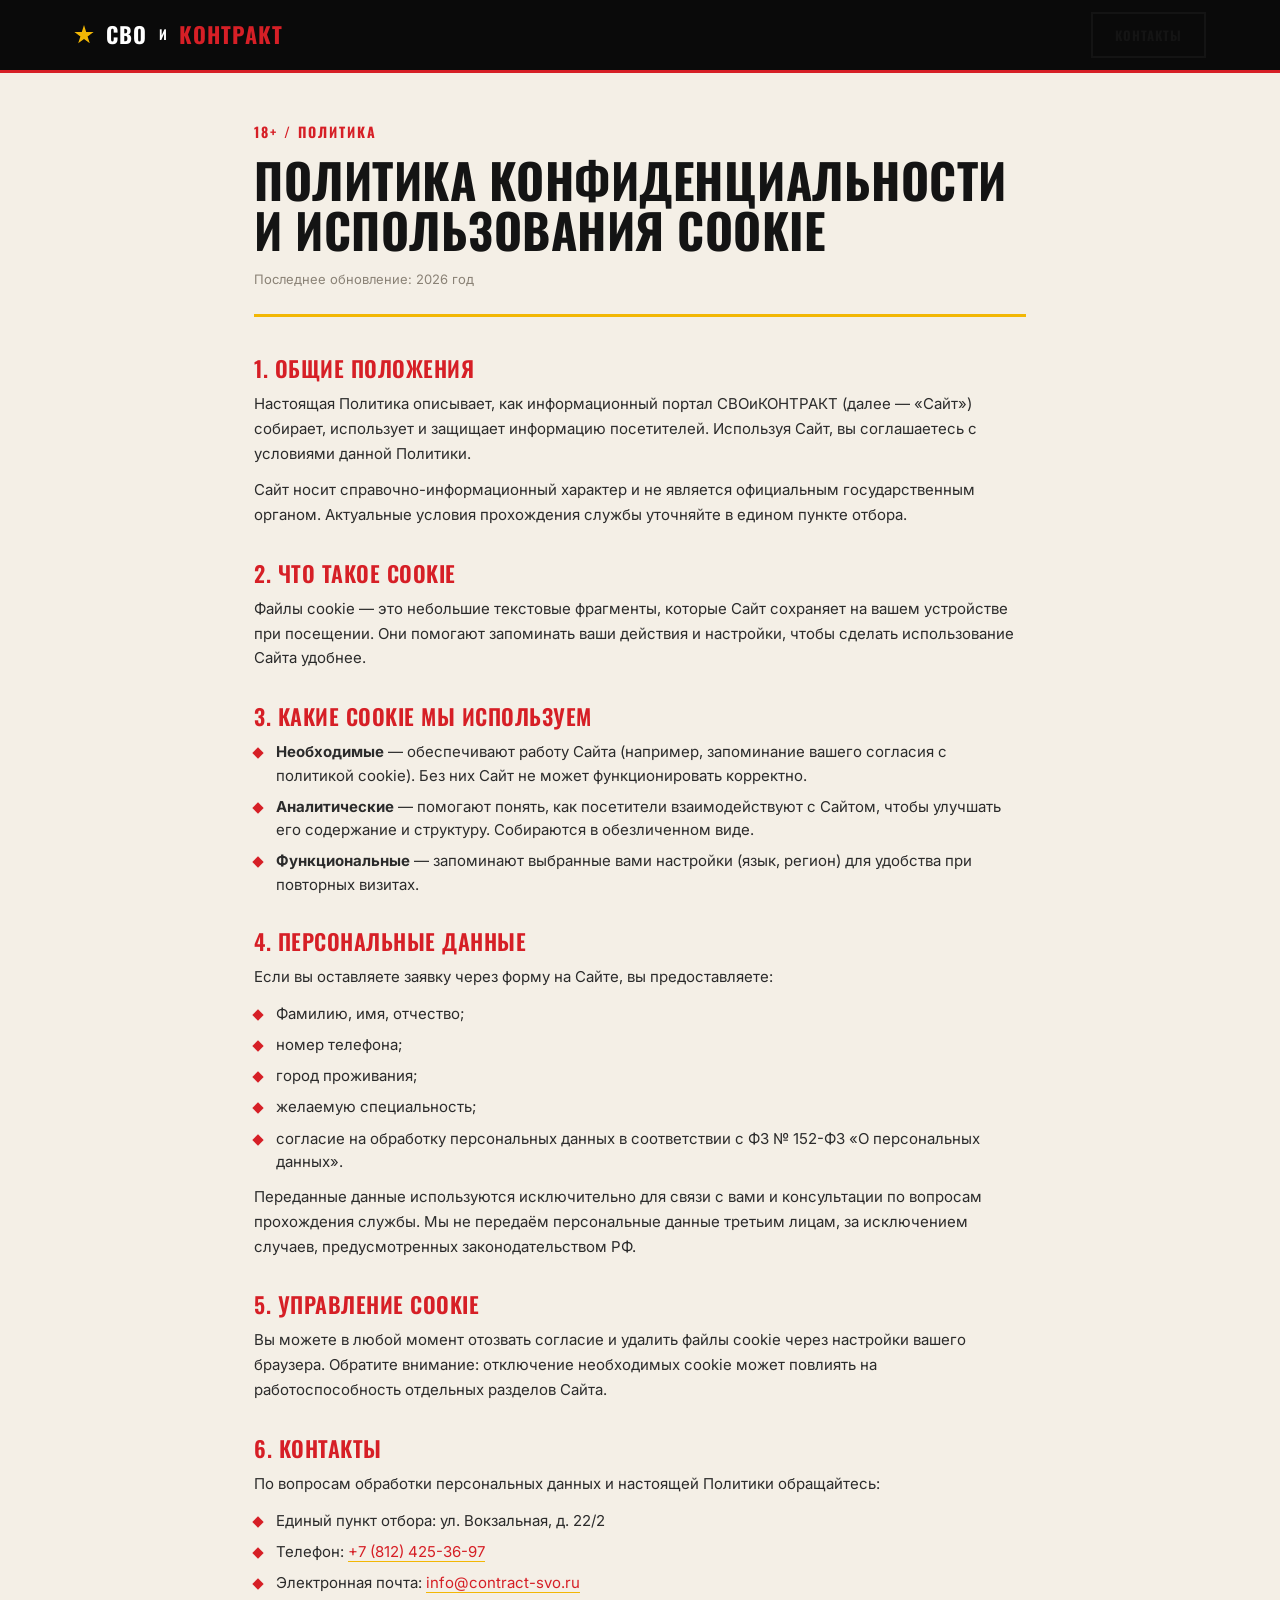
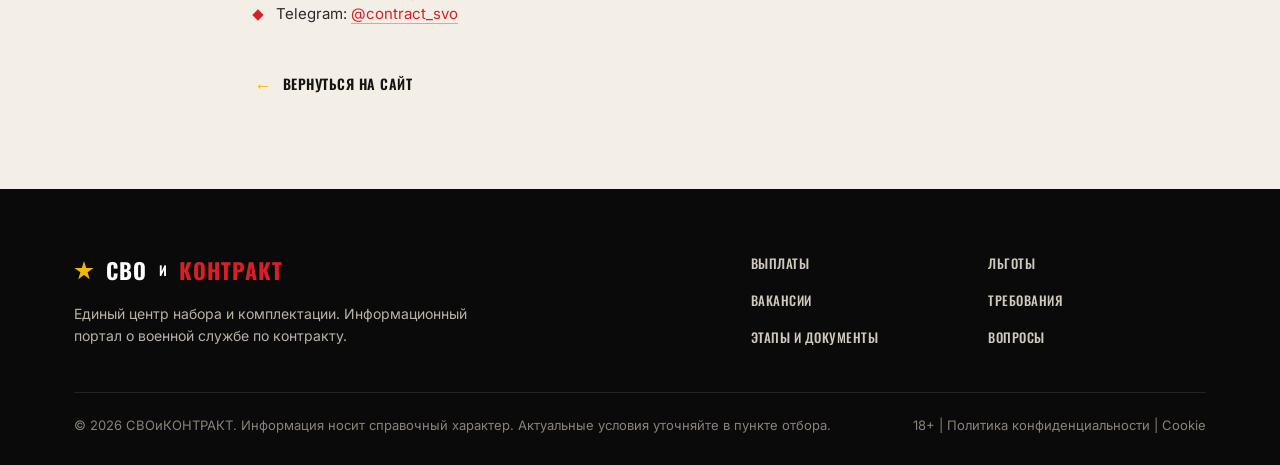
<file: cookie-policy.html>
<!DOCTYPE html>
<html lang="ru">
<head>
  <meta charset="UTF-8">
  <meta name="viewport" content="width=device-width, initial-scale=1.0">
  <title>Политика конфиденциальности и файлы cookie | СВОиКОНТРАКТ</title>
  <meta name="description" content="Политика использования файлов cookie и обработки персональных данных на сайте СВОиКОНТРАКТ.">
  <meta name="robots" content="noindex, follow">
  <meta name="theme-color" content="#d61f26">
  <link rel="canonical" href="https://contract-svo.ru/cookie-policy.html">
  <meta property="og:type" content="website">
  <meta property="og:locale" content="ru_RU">
  <meta property="og:title" content="Политика конфиденциальности и файлы cookie | СВОиКОНТРАКТ">
  <meta property="og:description" content="Какие cookie использует сайт и как обрабатываются персональные данные.">
  <meta property="og:url" content="https://contract-svo.ru/cookie-policy.html">
  <link rel="icon" href="data:image/svg+xml,%3Csvg xmlns='http://www.w3.org/2000/svg' viewBox='0 0 32 32'%3E%3Crect width='32' height='32' fill='%230a0a0a'/%3E%3Cpath d='M16 5l2.5 7H26l-6 4.5 2.3 7.5L16 20l-6.3 4 2.3-7.5L6 12h7.5z' fill='%23f2b705'/%3E%3C/svg%3E">
  <link rel="preconnect" href="https://fonts.googleapis.com">
  <link rel="preconnect" href="https://fonts.gstatic.com" crossorigin>
  <link href="https://fonts.googleapis.com/css2?family=Oswald:wght@400;500;600;700&family=Inter:wght@400;500;600;700&display=swap" rel="stylesheet">
  <link rel="stylesheet" href="css/style.css">
  <style>
    .policy { padding: 120px 0 90px; }
    .policy .container { max-width: 820px; }
    .policy-head { margin-bottom: 40px; padding-bottom: 24px; border-bottom: 3px solid var(--c-gold); }
    .policy-head .sec-mark { color: var(--c-red); margin-bottom: 12px; }
    .policy-head h1 { font-family: var(--font-display); font-weight: 700; font-size: clamp(32px, 5vw, 48px); text-transform: uppercase; line-height: 1.04; color: var(--c-ink); }
    .policy-updated { font-size: 13px; color: #8a8276; margin-top: 14px; }
    .policy-block { margin-bottom: 34px; }
    .policy-block h2 { font-family: var(--font-display); font-weight: 600; font-size: 22px; text-transform: uppercase; letter-spacing: .5px; color: var(--c-red); margin-bottom: 12px; }
    .policy-block p { font-size: 15px; line-height: 1.65; color: #2b2b2b; margin-bottom: 12px; }
    .policy-block ul { margin: 8px 0 12px 0; padding-left: 0; list-style: none; }
    .policy-block li { position: relative; padding-left: 22px; margin-bottom: 8px; font-size: 15px; line-height: 1.55; color: #2b2b2b; }
    .policy-block li::before { content: ""; position: absolute; left: 0; top: 9px; width: 8px; height: 8px; background: var(--c-red); transform: rotate(45deg); }
    .policy-block a { color: var(--c-red); border-bottom: 1px solid var(--c-gold); }
    .policy-back { display: inline-flex; align-items: center; gap: 10px; margin-top: 10px; font-family: var(--font-display); font-weight: 600; text-transform: uppercase; letter-spacing: .5px; font-size: 14px; color: var(--c-ink); text-decoration: none; }
    .policy-back:hover { color: var(--c-red); }
    .policy-back::before { content: "←"; font-size: 18px; color: var(--c-gold); }
  </style>
</head>
<body>

  <!-- ============ HEADER ============ -->
  <header class="site-header">
    <div class="container header-inner">
      <a href="index.html" class="brand"><span class="star"></span>СВО<span class="brand-i">и</span><span class="accent">КОНТРАКТ</span></a>
      <div class="header-cta">
        <a href="index.html#contacts" class="btn btn-ghost">Контакты</a>
      </div>
    </div>
  </header>

  <!-- ============ POLICY ============ -->
  <main class="policy">
    <div class="container">
      <div class="policy-head">
        <div class="sec-mark">18+ / Политика</div>
        <h1>Политика конфиденциальности<br>и использования cookie</h1>
        <div class="policy-updated">Последнее обновление: 2026 год</div>
      </div>

      <div class="policy-block">
        <h2>1. Общие положения</h2>
        <p>Настоящая Политика описывает, как информационный портал СВОиКОНТРАКТ (далее — «Сайт») собирает, использует и защищает информацию посетителей. Используя Сайт, вы соглашаетесь с условиями данной Политики.</p>
        <p>Сайт носит справочно-информационный характер и не является официальным государственным органом. Актуальные условия прохождения службы уточняйте в едином пункте отбора.</p>
      </div>

      <div class="policy-block">
        <h2>2. Что такое cookie</h2>
        <p>Файлы cookie — это небольшие текстовые фрагменты, которые Сайт сохраняет на вашем устройстве при посещении. Они помогают запоминать ваши действия и настройки, чтобы сделать использование Сайта удобнее.</p>
      </div>

      <div class="policy-block">
        <h2>3. Какие cookie мы используем</h2>
        <ul>
          <li><strong>Необходимые</strong> — обеспечивают работу Сайта (например, запоминание вашего согласия с политикой cookie). Без них Сайт не может функционировать корректно.</li>
          <li><strong>Аналитические</strong> — помогают понять, как посетители взаимодействуют с Сайтом, чтобы улучшать его содержание и структуру. Собираются в обезличенном виде.</li>
          <li><strong>Функциональные</strong> — запоминают выбранные вами настройки (язык, регион) для удобства при повторных визитах.</li>
        </ul>
      </div>

      <div class="policy-block">
        <h2>4. Персональные данные</h2>
        <p>Если вы оставляете заявку через форму на Сайте, вы предоставляете:</p>
        <ul>
          <li>Фамилию, имя, отчество;</li>
          <li>номер телефона;</li>
          <li>город проживания;</li>
          <li>желаемую специальность;</li>
          <li>согласие на обработку персональных данных в соответствии с ФЗ № 152-ФЗ «О персональных данных».</li>
        </ul>
        <p>Переданные данные используются исключительно для связи с вами и консультации по вопросам прохождения службы. Мы не передаём персональные данные третьим лицам, за исключением случаев, предусмотренных законодательством РФ.</p>
      </div>

      <div class="policy-block">
        <h2>5. Управление cookie</h2>
        <p>Вы можете в любой момент отозвать согласие и удалить файлы cookie через настройки вашего браузера. Обратите внимание: отключение необходимых cookie может повлиять на работоспособность отдельных разделов Сайта.</p>
      </div>

      <div class="policy-block">
        <h2>6. Контакты</h2>
        <p>По вопросам обработки персональных данных и настоящей Политики обращайтесь:</p>
        <ul>
          <li>Единый пункт отбора: ул. Вокзальная, д. 22/2</li>
          <li>Телефон: <a href="tel:+78124253697">+7 (812) 425-36-97</a></li>
          <li>Электронная почта: <a href="mailto:info@contract-svo.ru">info@contract-svo.ru</a></li>
          <li>Telegram: <a href="https://t.me/contract_svo">@contract_svo</a></li>
        </ul>
      </div>

      <a href="index.html" class="policy-back">Вернуться на сайт</a>
    </div>
  </main>

  <!-- ============ FOOTER ============ -->
  <footer class="site-footer">
    <div class="container">
      <div class="footer-top">
        <div>
          <div class="footer-brand"><span class="star"></span>СВО<span class="brand-i">и</span><span class="accent">КОНТРАКТ</span></div>
          <p class="footer-desc">Единый центр набора и комплектации. Информационный портал о военной службе по контракту.</p>
        </div>
        <div class="footer-links">
          <a href="index.html#payments">Выплаты</a>
          <a href="index.html#benefits">Льготы</a>
          <a href="index.html#vacancies">Вакансии</a>
          <a href="index.html#requirements">Требования</a>
          <a href="index.html#stages">Этапы и документы</a>
          <a href="index.html#faq">Вопросы</a>
        </div>
      </div>
      <div class="footer-bottom">
        <span>© 2026 СВОиКОНТРАКТ. Информация носит справочный характер. Актуальные условия уточняйте в пункте отбора.</span>
        <span><a href="cookie-policy.html">18+ | Политика конфиденциальности | Cookie</a></span>
      </div>
    </div>
  </footer>

</body>
</html>
</file>
<file: css/style.css>
/* =========================================================
   СВОиКОНТРАКТ — Плакатно-героический (конструктивизм)
   ========================================================= */

:root {
  --c-black: #0a0a0a;
  --c-ink: #141414;
  --c-paper: #f4efe6;
  --c-paper-2: #e9e2d4;
  --c-red: #d61f26;
  --c-red-deep: #9e1419;
  --c-gold: #f2b705;
  --c-gold-2: #ffd23f;
  --font-display: 'Oswald', 'Arial Narrow', sans-serif;
  --font-sans: 'Inter', system-ui, sans-serif;
  --maxw: 1180px;
  --radius: 0; /* constructivist = sharp edges */
}

* { box-sizing: border-box; margin: 0; padding: 0; }

html { scroll-behavior: smooth; }

body {
  font-family: var(--font-sans);
  background: var(--c-paper);
  color: var(--c-ink);
  line-height: 1.6;
  font-size: 16px;
  overflow-x: hidden;
  -webkit-font-smoothing: antialiased;
}

img { display: block; max-width: 100%; }
a { color: inherit; text-decoration: none; }

h1, h2, h3, h4, .display {
  font-family: var(--font-display);
  font-weight: 700;
  line-height: 1.05;
  text-transform: uppercase;
  letter-spacing: 0.5px;
}

.container { max-width: var(--maxw); margin: 0 auto; padding: 0 24px; }

/* ---------- Agitprop decorative bits ---------- */
.star {
  display: inline-block;
  width: 1em; height: 1em;
  background: var(--c-red);
  clip-path: polygon(50% 0,61% 35%,98% 35%,68% 57%,79% 91%,50% 70%,21% 91%,32% 57%,2% 35%,39% 35%);
}

/* diagonal red corner block with star */
.corner-mark {
  position: absolute; top: 0; left: 0;
  width: 56px; height: 56px;
  background: var(--c-red);
  display: grid; place-items: center;
}
.corner-mark .star { width: 22px; height: 22px; background: var(--c-gold); }

/* section index marker */
.sec-mark {
  display: inline-flex; align-items: baseline; gap: 10px;
  font-family: var(--font-display);
  font-weight: 700; text-transform: uppercase;
  color: var(--c-red);
  font-size: 14px; letter-spacing: 2px;
  margin-bottom: 14px;
}
.sec-mark b { font-size: 26px; color: var(--c-ink); line-height: 1; }

/* ---------- Buttons ---------- */
.btn {
  display: inline-flex; align-items: center; justify-content: center;
  gap: 10px; white-space: nowrap;
  font-family: var(--font-display);
  font-weight: 700; text-transform: uppercase; letter-spacing: 1px;
  font-size: 15px;
  padding: 15px 30px;
  border: none; cursor: pointer;
  background: var(--c-red); color: #fff;
  clip-path: polygon(0 0,100% 0,100% 70%,94% 100%,0 100%);
  transition: transform .15s, background .15s;
}
.btn:hover { background: var(--c-red-deep); transform: translateY(-2px); }
.btn-gold { background: var(--c-gold); color: var(--c-black); }
.btn-gold:hover { background: var(--c-gold-2); }
.btn-ghost {
  background: transparent; color: var(--c-ink);
  border: 2px solid var(--c-ink);
  clip-path: none;
}
.btn-ghost:hover { background: var(--c-ink); color: var(--c-paper); }
.btn-block { width: 100%; }

/* =========================================================
   HEADER
   ========================================================= */
.site-header {
  position: fixed; top: 0; left: 0; right: 0; z-index: 100;
  background: var(--c-black);
  border-bottom: 3px solid var(--c-red);
}
.header-inner {
  display: flex; align-items: center; justify-content: space-between;
  height: 70px;
}
.brand {
  display: flex; align-items: center; gap: 12px;
  font-family: var(--font-display); font-weight: 700;
  font-size: 22px; text-transform: uppercase; color: #fff;
  letter-spacing: 1px;
}
.brand .star { width: 20px; height: 20px; background: var(--c-gold); }
.brand .accent { color: var(--c-red); }
.brand .brand-i { font-size: .6em; letter-spacing: 0; vertical-align: baseline; }

.nav-links { display: flex; gap: 4px; list-style: none; }
.nav-links a {
  color: #d8d2c6; font-family: var(--font-display); font-weight: 600;
  text-transform: uppercase; letter-spacing: .5px; font-size: 14px;
  padding: 8px 12px; transition: color .15s, background .15s;
}
.nav-links a:hover { color: #fff; background: rgba(214,31,38,.25); }

.header-cta { display: flex; align-items: center; gap: 14px; }
.header-cta .btn { padding: 11px 22px; font-size: 13px; }

.nav-toggle {
  display: none; flex-direction: column; gap: 5px;
  background: none; border: none; cursor: pointer; padding: 8px;
}
.nav-toggle span { width: 26px; height: 3px; background: #fff; }

/* =========================================================
   HERO
   ========================================================= */
.hero {
  position: relative;
  background: var(--c-black);
  color: var(--c-paper);
  padding: 130px 0 90px;
  overflow: hidden;
}
.hero-bg {
  position: absolute; inset: 0; z-index: 0;
  background: url('../assets/images/hero-bg.png') center/cover no-repeat;
  opacity: .22;
}
.hero-bg::after {
  content: ''; position: absolute; inset: 0;
  background:
    linear-gradient(180deg, rgba(10,10,10,.55), rgba(10,10,10,.9)),
    repeating-linear-gradient(115deg, rgba(214,31,38,.0) 0 60px, rgba(214,31,38,.12) 60px 64px);
}
.hero-grid {
  position: relative; z-index: 1;
  display: grid; grid-template-columns: 1.15fr 0.85fr; gap: 40px; align-items: center;
}
.hero-badges { display: flex; flex-wrap: wrap; gap: 10px; margin-bottom: 22px; }
.badge {
  font-family: var(--font-display); font-weight: 700; text-transform: uppercase;
  letter-spacing: 2px; font-size: 12px;
  padding: 6px 14px; border: 1px solid var(--c-gold);
  color: var(--c-gold); background: rgba(242,183,5,.08);
}
.badge--solid { background: var(--c-red); border-color: var(--c-red); color: #fff; }

.hero h1 {
  font-size: clamp(38px, 5.4vw, 70px);
  color: #fff;
  margin-bottom: 18px;
}
.hero h1 .accent { color: var(--c-gold); display: inline; }
.hero h1 .wh { color: var(--c-paper); display: inline; }
.hero h1 .nowrap { white-space: nowrap; }
.hero-sub {
  font-size: 18px; color: #cfc9bd; max-width: 560px; margin-bottom: 30px;
}
.hero-tagline {
  font-size: 14px; color: #b8b2a6; font-style: italic; margin-bottom: 28px;
  border-left: 3px solid var(--c-gold); padding-left: 16px; max-width: 560px;
}
.hero-stats { display: flex; gap: 36px; margin-bottom: 32px; flex-wrap: nowrap; align-items: flex-start; }
.hero-stat { padding-right: 0; border-right: none; }
.hero-stat b {
  display: block; font-family: var(--font-display); font-weight: 700;
  font-size: clamp(26px, 3vw, 38px); color: var(--c-gold); line-height: 1;
  white-space: nowrap;
}
.hero-stat span { font-size: 13px; color: #b8b2a6; text-transform: uppercase; letter-spacing: 1px; }
.hero-stat b a { color: inherit; text-decoration: none; }
.hero-stat b a:hover { color: var(--c-gold-2); }
.hero-stat--phone b { font-size: clamp(26px, 3vw, 38px); color: var(--c-red); }
.hero-stat--phone b a { color: var(--c-red); }
.hero-stat--phone b a:hover { color: var(--c-red-deep); }
.hero-stat--phone span { font-size: 11px; text-transform: uppercase; letter-spacing: .6px; color: var(--c-red); line-height: 1.15; white-space: nowrap; }
.hero-cta-row { display: flex; align-items: center; gap: 18px; flex-wrap: wrap; }
.hero-cta-note { font-size: 14px; color: #cfc9bd; font-weight: 600; }
.hero-note { font-size: 13px; color: #8e887d; margin-top: 18px; }

.hero-figure { position: relative; align-self: stretch; }
.hero-figure::before {
  content: ''; position: absolute; top: -24px; right: -24px;
  width: 70%; height: 70%; background: var(--c-red); z-index: 0;
  clip-path: polygon(0 0,100% 0,100% 100%);
}
.hero-figure img {
  position: relative; z-index: 1; width: 100%; height: 100%;
  object-fit: cover; filter: grayscale(.15) contrast(1.05);
  border: 3px solid var(--c-gold);
}
.hero-figure .corner-mark { z-index: 2; right: -24px; left: auto; }

/* =========================================================
   GENERIC SECTION
   ========================================================= */
.section { padding: 84px 0; position: relative; }
.section--dark { background: var(--c-black); color: var(--c-paper); }
.section--red { background: var(--c-red); color: #fff; }

.section-head { margin-bottom: 46px; }
.section-title {
  font-size: clamp(30px, 4vw, 50px);
  color: var(--c-ink);
}
.section--dark .section-title, .section--red .section-title { color: #fff; }
.section--dark .sec-mark, .section--red .sec-mark { color: #fff; }
.section--dark .sec-mark b, .section--red .sec-mark b { color: var(--c-gold); }
.section-sub {
  margin-top: 14px; font-size: 17px; color: #5a5349; max-width: 720px;
}
.section--dark .section-sub { color: #b8b2a6; }
.section--red .section-sub { color: #ffe9e9; }

.diag-divider {
  height: 26px; background: var(--c-red);
  clip-path: polygon(0 100%, 100% 0, 100% 100%);
}

/* =========================================================
   PAYMENTS
   ========================================================= */
.pay-grid {
  display: grid; grid-template-columns: repeat(4, 1fr); gap: 20px;
}
.pay-card {
  background: var(--c-ink); color: var(--c-paper);
  padding: 28px 24px; position: relative; overflow: hidden;
  border-top: 4px solid var(--c-red);
}
.pay-card .pay-icon {
  width: 40px; height: 40px; color: var(--c-gold); margin-bottom: 18px;
}
.pay-card b {
  display: block; font-family: var(--font-display); font-weight: 700;
  font-size: clamp(21px, 2.1vw, 24px); color: #fff; line-height: 1; margin-bottom: 8px;
  white-space: nowrap;
}
.pay-card span { font-size: 14px; text-transform: uppercase; letter-spacing: 1px; color: var(--c-gold); }
.pay-card p { margin-top: 12px; font-size: 14px; color: #b8b2a6; }
.pay-card--hl { background: var(--c-red); border-top-color: var(--c-gold); }
.pay-card--hl .pay-icon, .pay-card--hl span, .pay-card--hl p { color: #fff; }
.pay-card--hl p { color: #ffe9e9; }
.pay-badge {
  position: absolute; top: 14px; right: 0;
  background: var(--c-gold); color: var(--c-black);
  font-family: var(--font-display); font-weight: 700; font-size: 12px;
  letter-spacing: 1px; padding: 4px 14px 4px 10px;
  clip-path: polygon(10px 0,100% 0,100% 100%,0 100%);
}

.salary { margin-top: 50px; }
.salary-title {
  font-family: var(--font-display); font-weight: 700; text-transform: uppercase;
  font-size: 20px; letter-spacing: 1px; margin-bottom: 18px; color: var(--c-ink);
}
.salary-row {
  display: grid; grid-template-columns: 1fr auto; gap: 20px; align-items: center;
  padding: 16px 0; border-bottom: 1px solid rgba(20,20,20,.12);
}
.salary-row .role { font-weight: 600; font-size: 16px; }
.salary-row .amt {
  font-family: var(--font-display); font-weight: 700; font-size: 22px; color: var(--c-red);
}
.salary-row .apply-link {
  grid-column: 1 / -1; justify-self: start;
  font-family: var(--font-display); font-weight: 600; text-transform: uppercase;
  font-size: 13px; letter-spacing: 1px; color: var(--c-ink);
  border-bottom: 2px solid var(--c-red); padding-bottom: 2px; cursor: pointer;
}
.salary-row .apply-link:hover { color: var(--c-red); }

/* =========================================================
   BENEFITS
   ========================================================= */
.ben-grid {
  display: grid; grid-template-columns: repeat(3, 1fr); gap: 18px;
}
.ben-card {
  background: #fff; padding: 26px 22px; position: relative;
  border-left: 5px solid var(--c-red);
  transition: transform .15s, box-shadow .15s;
}
.ben-card:hover { transform: translateY(-4px); box-shadow: 0 14px 30px rgba(0,0,0,.15); }
.ben-card .ben-icon { width: 38px; height: 38px; color: var(--c-red); margin-bottom: 14px; }
.ben-card h4 {
  font-size: 19px; margin-bottom: 8px; color: var(--c-ink); text-transform: none;
}
.ben-card p { font-size: 14px; color: #5a5349; }

/* =========================================================
   VACANCIES
   ========================================================= */
.vac-media { margin: -20px 0 30px; }
.vac-media img {
  width: 100%; height: 240px; object-fit: cover;
  border-left: 6px solid var(--c-gold); filter: contrast(1.05);
}
.filter-row { display: flex; gap: 10px; flex-wrap: wrap; margin-bottom: 26px; }
.filter-btn {
  font-family: var(--font-display); font-weight: 600; text-transform: uppercase;
  letter-spacing: 1px; font-size: 13px;
  padding: 9px 18px; cursor: pointer; border: 2px solid var(--c-gold);
  background: transparent; color: var(--c-gold);
  transition: background .15s, color .15s;
}
.filter-btn:hover { background: rgba(242,183,5,.15); }
.filter-btn.active { background: var(--c-gold); color: var(--c-black); }

.vac-wrapper { position: relative; }
.vac-carousel {
  display: flex; gap: 18px; overflow-x: auto; scroll-behavior: smooth;
  padding: 6px 12px 18px; scroll-snap-type: x mandatory;
}
.vac-carousel::-webkit-scrollbar { height: 8px; }
.vac-carousel::-webkit-scrollbar-thumb { background: var(--c-red); }
.vac-card {
  flex: 1 0 280px; max-width: 320px; scroll-snap-align: start;
  background: var(--c-ink); color: var(--c-paper);
  padding: 24px; display: flex; flex-direction: column;
  border-bottom: 4px solid var(--c-gold); position: relative;
}
.vac-card .vac-icon { width: 42px; height: 42px; color: var(--c-gold); margin-bottom: 16px; }
.vac-card h4 { font-size: 21px; color: #fff; margin-bottom: 6px; text-transform: none; }
.vac-card .vac-salary {
  font-family: var(--font-display); font-weight: 700; color: var(--c-gold);
  font-size: 18px; margin-bottom: 12px;
}
.vac-card p { font-size: 14px; color: #b8b2a6; flex: 1; }
.vac-card .vac-tag {
  display: inline-block; margin: 12px 0; align-self: flex-start;
  font-size: 11px; text-transform: uppercase; letter-spacing: 1px;
  background: rgba(242,183,5,.15); color: var(--c-gold); padding: 4px 10px;
}
.vac-card .apply-link {
  font-family: var(--font-display); font-weight: 600; text-transform: uppercase;
  letter-spacing: 1px; font-size: 13px; color: #fff; cursor: pointer;
  border-top: 1px solid rgba(255,255,255,.15); padding-top: 12px;
}
.vac-card .apply-link:hover { color: var(--c-gold); }

.carousel-btn {
  position: absolute; top: 38%; transform: translateY(-50%);
  width: 48px; height: 48px; background: var(--c-red); color: #fff;
  border: none; cursor: pointer; z-index: 4; font-size: 22px;
  display: grid; place-items: center;
}
.carousel-btn:hover { background: var(--c-red-deep); }
.carousel-prev { left: -18px; clip-path: polygon(0 0,80% 0,100% 50%,80% 100%,0 100%); }
.carousel-next { right: -18px; clip-path: polygon(20% 0,100% 0,100% 100%,20% 100%,0 50%); }

/* =========================================================
   REQUIREMENTS / STAGES (numbered lists)
   ========================================================= */
.num-grid { display: grid; grid-template-columns: repeat(3, 1fr); gap: 16px; }
.num-card {
  background: var(--c-paper-2); padding: 24px 22px 24px 70px; position: relative;
  border-left: 3px solid var(--c-red);
}
.section--dark .num-card { background: #1c1c1c; }
.num-card .num {
  position: absolute; left: 16px; top: 16px;
  font-family: var(--font-display); font-weight: 700; font-size: 34px;
  color: var(--c-red); line-height: 1;
}
.section--dark .num-card .num { color: var(--c-gold); }
.num-card h4 { font-size: 18px; color: var(--c-ink); margin-bottom: 6px; text-transform: none; }
.section--dark .num-card h4 { color: #fff; }
.num-card p { font-size: 14px; color: #5a5349; }
.section--dark .num-card p { color: #b8b2a6; }

/* =========================================================
   CONVICTED
   ========================================================= */
.conv-grid { display: grid; grid-template-columns: repeat(4, 1fr); gap: 16px; }
.conv-card {
  background: #fff; padding: 24px 20px; border-top: 4px solid var(--c-gold);
}
.conv-card .conv-icon { width: 36px; height: 36px; color: var(--c-red); margin-bottom: 12px; }
.conv-card h4 { font-size: 17px; color: var(--c-ink); margin-bottom: 8px; text-transform: none; }
.conv-card p { font-size: 13.5px; color: #5a5349; }
.conv-note {
  margin-top: 28px; border-left: 4px solid var(--c-red);
  padding: 16px 20px; background: rgba(214,31,38,.08);
  font-size: 14px; color: var(--c-ink);
}
.conv-note b { color: var(--c-red-deep); }

/* =========================================================
   DOCUMENTS
   ========================================================= */
.doc-list { max-width: 860px; margin: 0 auto; }
.doc-item {
  display: grid; grid-template-columns: auto 1fr; gap: 16px; align-items: center;
  padding: 18px 0; border-bottom: 1px solid rgba(244,239,230,.18);
}
.doc-item .doc-check { width: 30px; height: 30px; color: var(--c-gold); }
.doc-item .doc-title { font-family: var(--font-display); font-weight: 600; font-size: 18px; color: #fff; text-transform: uppercase; }
.doc-item .doc-desc { font-size: 14px; color: #b8b2a6; }

/* =========================================================
   REVIEWS
   ========================================================= */
.rev-grid { display: grid; grid-template-columns: repeat(3, 1fr); gap: 18px; }
.rev-card {
  background: var(--c-ink); color: var(--c-paper); padding: 26px;
  position: relative; border-top: 4px solid var(--c-red);
}
.rev-card .rev-quote {
  position: absolute; top: 10px; right: 16px;
  font-family: var(--font-display); font-weight: 700; font-size: 60px; color: rgba(242,183,5,.18);
  line-height: 1;
}
.rev-head { display: flex; align-items: center; gap: 14px; margin-bottom: 14px; }
.rev-avatar {
  width: 52px; height: 52px; flex: none; display: grid; place-items: center;
  background: var(--c-red); color: #fff; font-family: var(--font-display);
  font-weight: 700; font-size: 22px;
}
.rev-name { font-family: var(--font-display); font-weight: 600; font-size: 17px; color: #fff; text-transform: uppercase; }
.rev-meta { font-size: 12px; color: var(--c-gold); text-transform: uppercase; letter-spacing: 1px; }
.rev-card p { font-size: 14.5px; color: #cfc9bd; position: relative; z-index: 1; }

/* =========================================================
   FAQ
   ========================================================= */
.faq-tabs { display: flex; gap: 4px; margin-bottom: 22px; }
.faq-tab {
  font-family: var(--font-display); font-weight: 600; text-transform: uppercase;
  letter-spacing: 1px; font-size: 14px; padding: 10px 22px; cursor: pointer;
  background: transparent; color: var(--c-paper); border: 2px solid rgba(244,239,230,.3);
}
.faq-tab.active { background: var(--c-gold); color: var(--c-black); border-color: var(--c-gold); }
.faq-panel { display: none; }
.faq-panel.active { display: block; }

.tabs { display: flex; gap: 6px; margin-bottom: 26px; }
.tab-btn {
  font-family: var(--font-display); font-weight: 600; text-transform: uppercase;
  letter-spacing: 1px; font-size: 14px; padding: 11px 24px; cursor: pointer;
  background: transparent; color: var(--c-paper); border: 2px solid rgba(244,239,230,.3);
  transition: background .2s, color .2s, border-color .2s;
}
.tab-btn.active { background: var(--c-red); color: #fff; border-color: var(--c-red); }
.tab-panel { display: none; }
.tab-panel.active { display: block; }
.faq-item { border-bottom: 1px solid rgba(244,239,230,.16); }
.faq-item:first-child { border-top: 1px solid rgba(244,239,230,.16); }
.faq-question {
  width: 100%; text-align: left; background: none; border: none; cursor: pointer;
  display: flex; justify-content: space-between; align-items: center; gap: 20px;
  padding: 20px 4px; color: #fff; font-family: var(--font-display);
  font-weight: 600; font-size: 18px; text-transform: none;
}
.faq-icon { width: 22px; height: 22px; flex: none; color: var(--c-gold); transition: transform .2s; }
.faq-question[aria-expanded="true"] .faq-icon { transform: rotate(180deg); }
.faq-answer { max-height: 0; overflow: hidden; transition: max-height .3s ease; }
.faq-answer p { padding: 0 4px 22px; color: #cfc9bd; font-size: 15px; }

/* =========================================================
   CONTACTS
   ========================================================= */
.cont-grid { display: grid; grid-template-columns: 1fr 1fr; gap: 36px; align-items: center; }
.cont-cards { display: grid; grid-template-columns: 1fr 1fr; gap: 14px; }
.cont-card {
  background: #fff; padding: 22px; border-left: 4px solid var(--c-red);
}
.cont-card .cont-icon { width: 32px; height: 32px; color: var(--c-red); margin-bottom: 10px; }
.cont-card .cont-label { font-size: 12px; text-transform: uppercase; letter-spacing: 1px; color: #8a8276; }
.cont-card .cont-value { font-family: var(--font-display); font-weight: 600; font-size: 19px; color: var(--c-ink); }
.cont-card a.cont-value:hover { color: var(--c-red); }
.cont-person { margin-top: 6px; font-family: var(--font-display); font-weight: 700; text-transform: uppercase; letter-spacing: 1px; font-size: 15px; color: var(--c-red); }
.cont-card.full { grid-column: 1 / -1; }
.cont-map { position: relative; }
.cont-map img,
.cont-map .map-frame { width: 100%; height: 380px; object-fit: cover; border: 3px solid var(--c-gold); display: block; }
.map-address {
  position: absolute; left: 0; bottom: 0; right: 0;
  background: var(--c-black); color: #fff; padding: 12px 16px;
  font-family: var(--font-display); font-weight: 600; text-transform: uppercase;
  letter-spacing: 1px; font-size: 13px;
}
.map-address b { color: var(--c-gold); }
.map-contact { margin-top: 14px; }
.map-phone-row { display: flex; align-items: baseline; flex-wrap: wrap; gap: 12px; }
.map-name {
  font-family: var(--font-display); font-weight: 700; text-transform: uppercase;
  letter-spacing: 1px; font-size: 20px; color: #fff;
}
.map-phone {
  font-family: var(--font-display); font-weight: 700;
  font-size: 26px; letter-spacing: 1px; color: var(--c-red);
}
.map-note { margin-top: 8px; font-size: 13px; color: #b8b2a6; line-height: 1.5; }
.map-link {
  display: inline-block; margin-top: 14px;
  font-family: var(--font-display); font-weight: 600; text-transform: uppercase;
  letter-spacing: 1px; font-size: 14px; color: var(--c-gold);
  border-bottom: 2px solid var(--c-gold); padding-bottom: 2px;
}

/* =========================================================
   CTA BANNER
   ========================================================= */
.cta {
  position: relative; color: #fff; text-align: center;
  background: url('../assets/images/cta-banner.png') center/cover no-repeat, var(--c-red);
  padding: 76px 24px;
}
.cta::before { content: ''; position: absolute; inset: 0; background: rgba(158,20,25,.78); }
.cta-inner { position: relative; z-index: 1; }
.cta h2 { font-size: clamp(30px, 4.5vw, 56px); margin-bottom: 14px; }
.cta p { font-size: 18px; max-width: 620px; margin: 0 auto 28px; color: #ffe9e9; }

/* =========================================================
   FOOTER
   ========================================================= */
.site-footer { background: var(--c-black); color: #b8b2a6; padding: 60px 0 30px; }
.footer-top { display: grid; grid-template-columns: 1.4fr 1fr; gap: 40px; align-items: center; padding-bottom: 40px; border-bottom: 1px solid rgba(255,255,255,.1); }
.footer-brand { display: flex; align-items: center; gap: 12px; color: #fff; font-family: var(--font-display); font-weight: 700; font-size: 22px; text-transform: uppercase; letter-spacing: 1px; margin-bottom: 14px; }
.footer-brand .star { width: 20px; height: 20px; background: var(--c-gold); }
.footer-brand .accent { color: var(--c-red); }
.footer-brand .brand-i { font-size: .6em; letter-spacing: 0; vertical-align: baseline; }
.footer-desc { font-size: 14px; max-width: 420px; }
.footer-links { display: grid; grid-template-columns: 1fr 1fr; gap: 8px 20px; }
.footer-links a { font-family: var(--font-display); font-weight: 500; text-transform: uppercase; letter-spacing: .5px; font-size: 13px; color: #cfc9bd; padding: 4px 0; }
.footer-links a:hover { color: var(--c-gold); }
.footer-bottom { display: flex; justify-content: space-between; flex-wrap: wrap; gap: 12px; padding-top: 22px; font-size: 13px; color: #8a8276; }
.footer-bottom a:hover { color: var(--c-gold); }

/* =========================================================
   MODAL
   ========================================================= */
.modal-overlay {
  position: fixed; inset: 0; z-index: 200; display: none;
  place-items: center; padding: 20px;
  background: rgba(10,10,10,.82);
}
.modal-overlay.active { display: grid; }
.modal {
  background: var(--c-paper); width: 100%; max-width: 440px; padding: 26px 24px;
  position: relative; border-top: 6px solid var(--c-red);
  clip-path: polygon(0 0,100% 0,100% 100%,0 100%);
  max-height: 92vh; overflow-y: auto;
}
.modal-close {
  position: absolute; top: 12px; right: 16px; background: none; border: none;
  font-size: 30px; line-height: 1; cursor: pointer; color: var(--c-ink);
}
.modal-close:hover { color: var(--c-red); }
.modal-title { font-size: 24px; color: var(--c-ink); margin-bottom: 16px; }

.form-group { margin-bottom: 12px; }
.form-label { display: block; font-family: var(--font-display); font-weight: 600; text-transform: uppercase; letter-spacing: 1px; font-size: 11px; color: var(--c-ink); margin-bottom: 5px; }
.form-input, .form-select {
  width: 100%; padding: 10px 12px; border: 2px solid var(--c-ink);
  background: #fff; font-family: var(--font-sans); font-size: 14px; color: var(--c-ink);
}
.form-input:focus, .form-select:focus { outline: none; border-color: var(--c-red); }
.checkbox-group { display: flex; align-items: flex-start; gap: 10px; margin: 10px 0 16px; }
.checkbox-group input { margin-top: 4px; width: 18px; height: 18px; accent-color: var(--c-red); }
.checkbox-group label { font-size: 12px; color: #5a5349; }
.form-error { display: none; color: var(--c-red-deep); font-size: 13px; font-weight: 600; margin-top: 10px; }
.form-error.show { display: block; }
.form-success {
  display: none; text-align: center; padding: 28px 10px 12px;
}
.form-success.show { display: block; }
.form-success-icon {
  display: inline-flex; align-items: center; justify-content: center;
  width: 76px; height: 76px; border-radius: 50%;
  background: var(--c-red); color: var(--c-paper);
  margin-bottom: 18px; box-shadow: 0 6px 22px rgba(214,31,38,0.35);
}
.form-success-icon svg { width: 40px; height: 40px; }
.form-success-title {
  font-family: var(--font-display); font-weight: 700; text-transform: uppercase;
  letter-spacing: 1px; color: var(--c-ink); font-size: 22px; margin-bottom: 10px;
}
.form-success-text {
  color: #5b5750; font-size: 15px; line-height: 1.55;
  max-width: 320px; margin: 0 auto;
}
.modal.sent .modal-title,
.modal.sent .modal-close { display: none; }

/* =========================================================
   COOKIE
   ========================================================= */
.cookie-banner {
  position: fixed; left: 0; right: 0; bottom: 0; z-index: 150;
  background: var(--c-black); color: #cfc9bd; border-top: 3px solid var(--c-gold);
  padding: 16px 24px; display: flex; align-items: center; justify-content: space-between;
  gap: 20px; flex-wrap: wrap;
}
.cookie-banner p { font-size: 13.5px; max-width: 760px; }
.cookie-banner a { color: var(--c-gold); }
.cookie-actions { display: flex; gap: 10px; }
.cookie-actions .btn { padding: 10px 20px; font-size: 12px; }
.cookie-actions .btn-ghost { border-color: var(--c-gold); color: var(--c-gold); }
.cookie-actions .btn-ghost:hover { background: var(--c-gold); color: var(--c-black); }

/* =========================================================
   SCROLL REVEAL
   ========================================================= */
.reveal { opacity: 0; transform: translateY(28px); transition: opacity .6s ease, transform .6s ease; }
.reveal.visible { opacity: 1; transform: none; }

/* =========================================================
   RESPONSIVE
   ========================================================= */
@media (max-width: 980px) {
  .hero-stats { flex-wrap: wrap; gap: 22px 36px; }
  .hero-stat { flex: 1 1 auto; min-width: 0; }
  .hero-stat--phone span { white-space: normal; }
  .hero-grid { grid-template-columns: 1fr; }
  .hero-figure { display: none; }
  .nav-links { display: none; }
  .nav-links.open {
    display: flex; flex-direction: column; position: absolute; top: 70px; left: 0; right: 0;
    background: var(--c-black); padding: 16px; gap: 4px; border-bottom: 3px solid var(--c-red);
  }
  .nav-toggle { display: flex; }
  .header-cta .btn { display: none; }
  .pay-grid { grid-template-columns: repeat(2, 1fr); }
  .ben-grid, .num-grid, .rev-grid { grid-template-columns: repeat(2, 1fr); }
  .conv-grid { grid-template-columns: repeat(2, 1fr); }
  .cont-grid { grid-template-columns: 1fr; }
  .footer-top { grid-template-columns: 1fr; }
}
@media (max-width: 600px) {
  .pay-grid, .ben-grid, .num-grid, .rev-grid, .conv-grid, .cont-cards { grid-template-columns: 1fr; }
  .hero { padding-top: 110px; }
  .section { padding: 60px 0; }
  .footer-bottom { flex-direction: column; }
  .modal-overlay { padding: 12px; }
  .modal { max-width: 100%; padding: 18px 16px; border-top-width: 4px; }
  .modal-title { font-size: 20px; margin-bottom: 14px; }
  .form-group { margin-bottom: 10px; }
  .form-input, .form-select { padding: 9px 11px; font-size: 13px; }
  .form-label { margin-bottom: 4px; }
  .checkbox-group { margin: 8px 0 12px; }
  .btn { padding: 13px 18px; font-size: 14px; }
}
</file>
